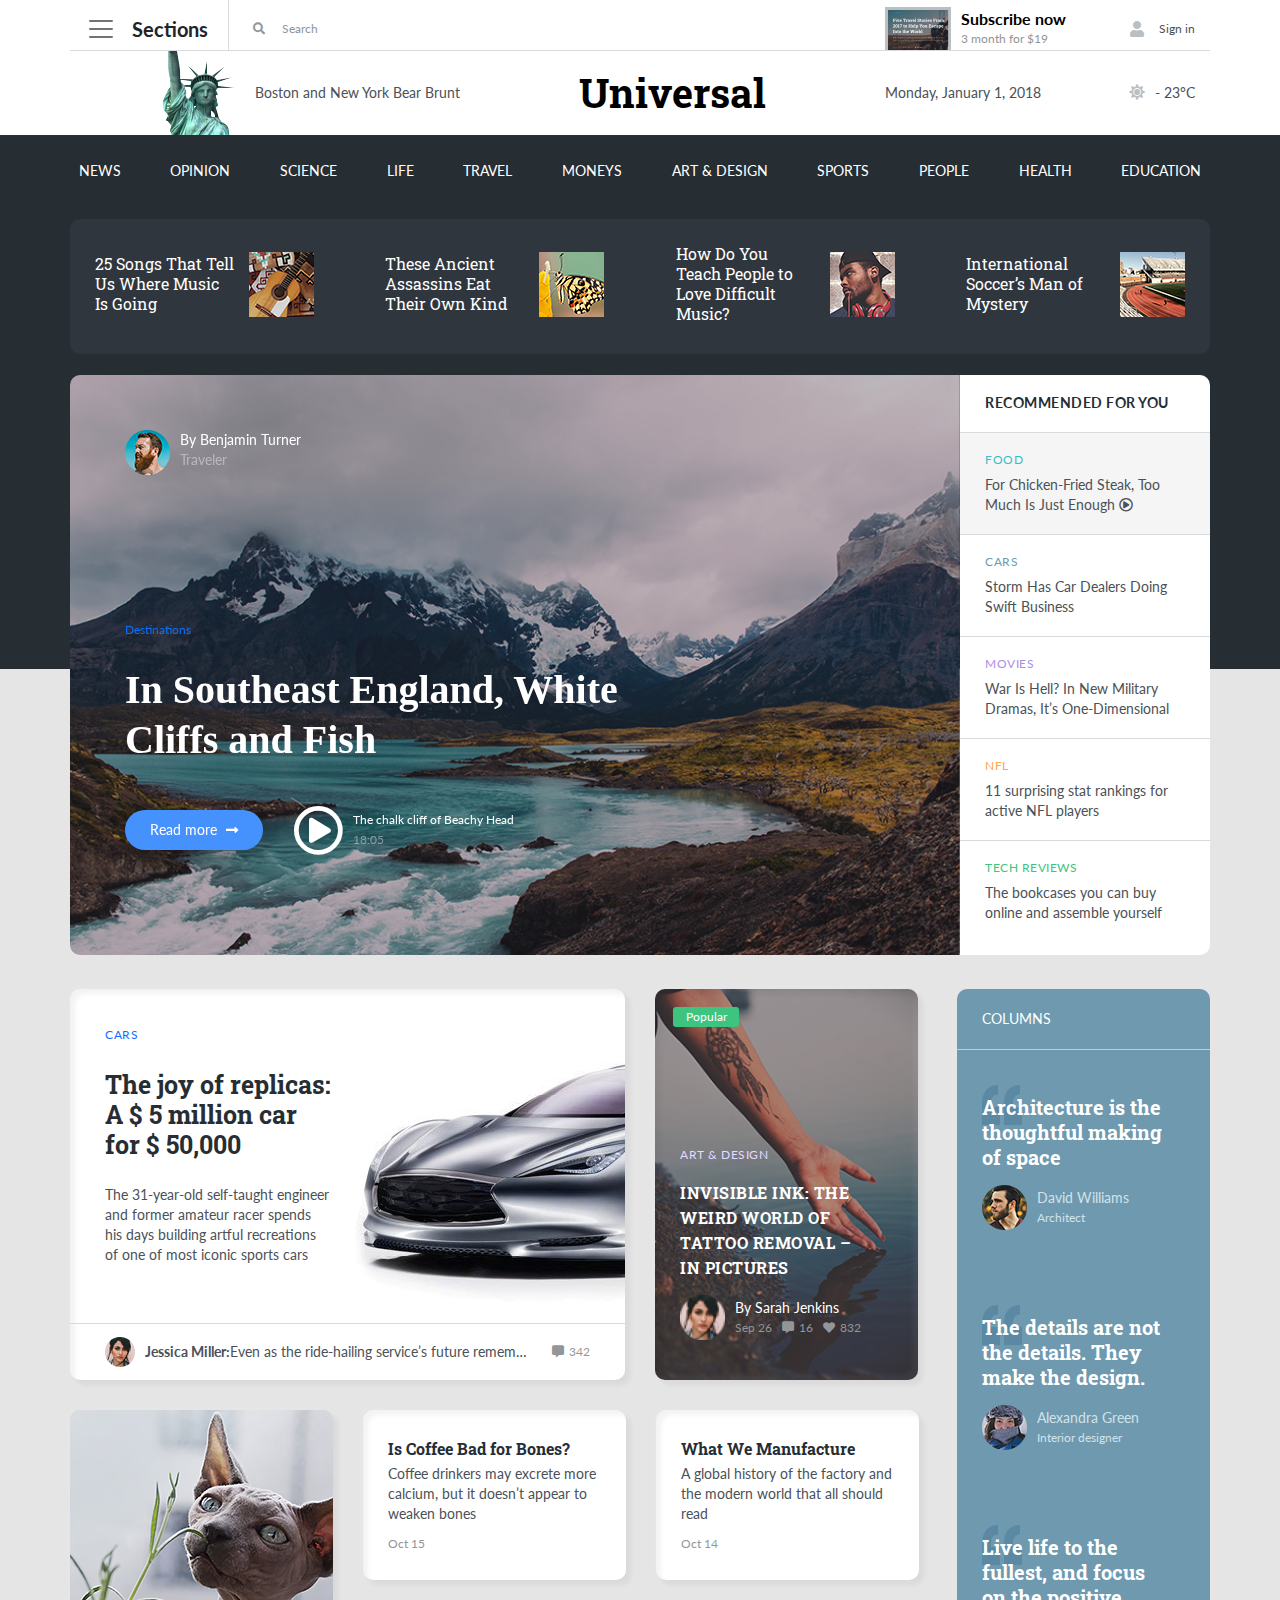
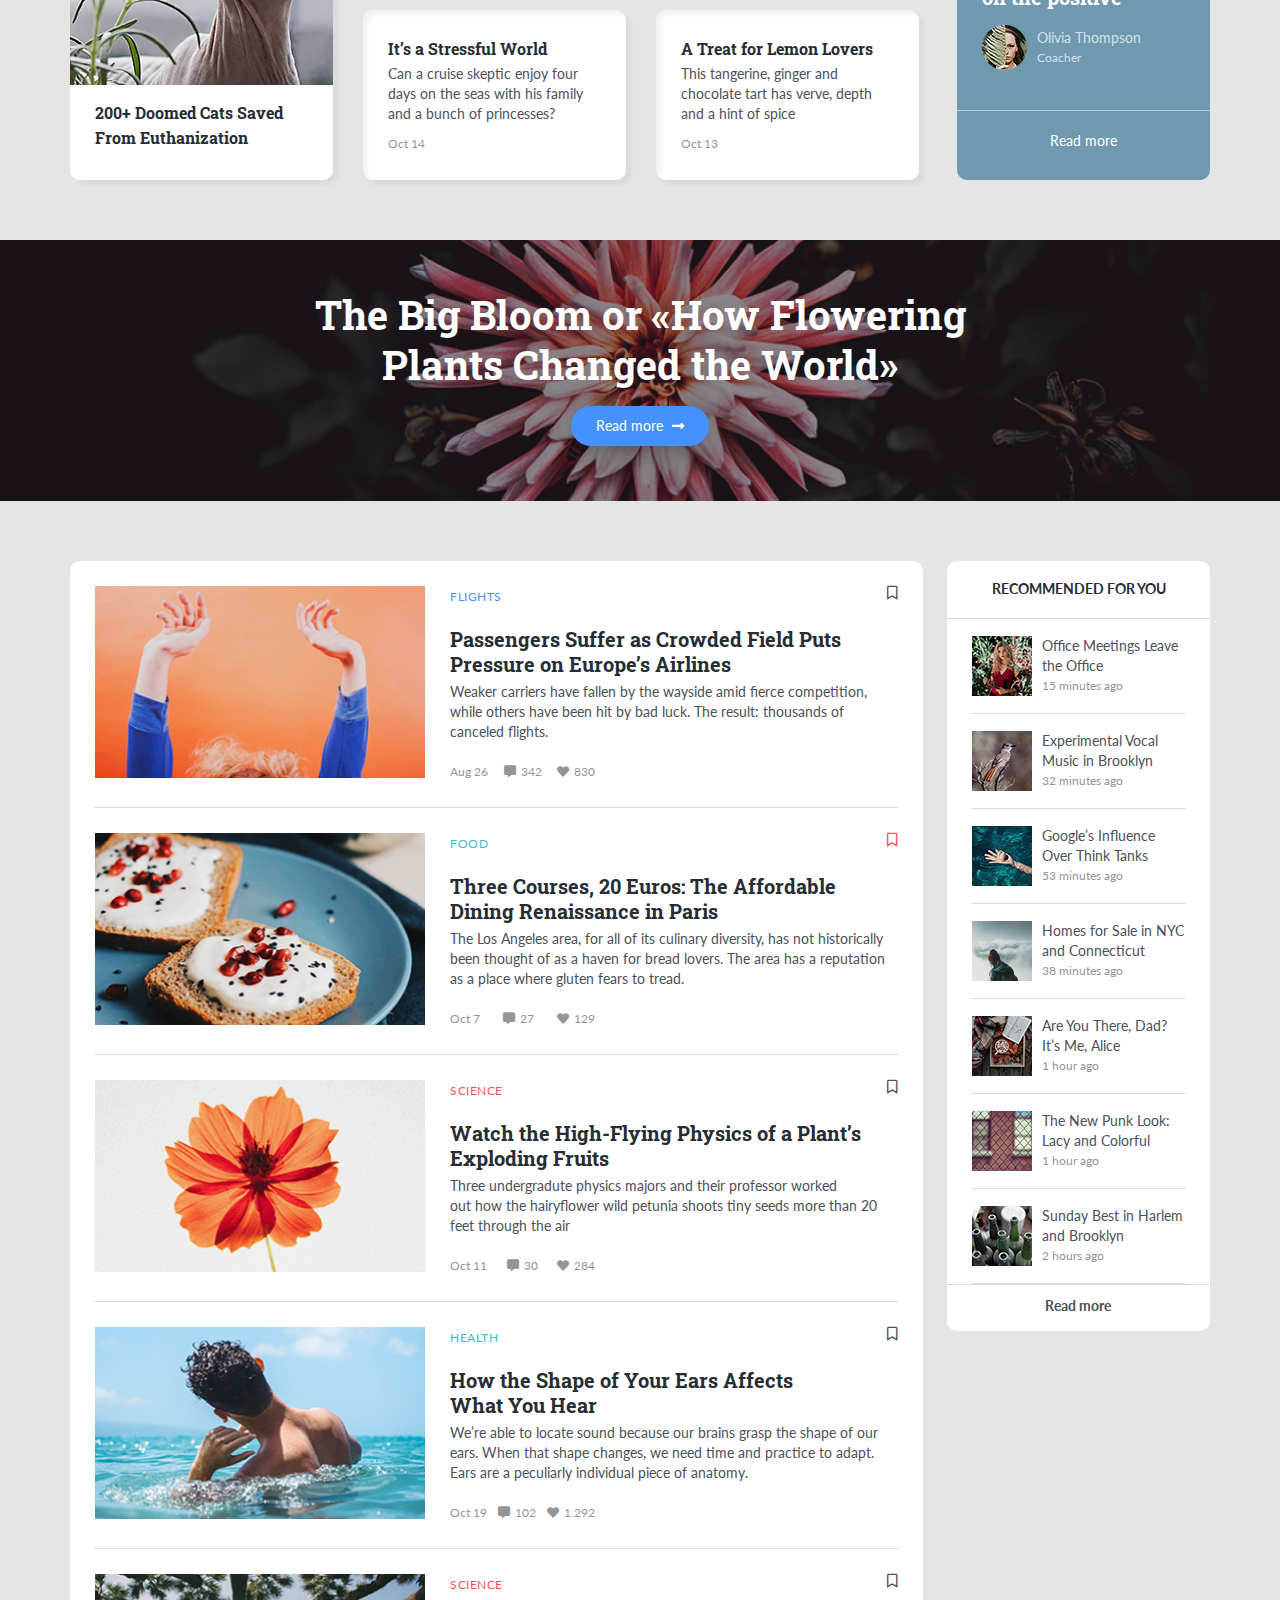
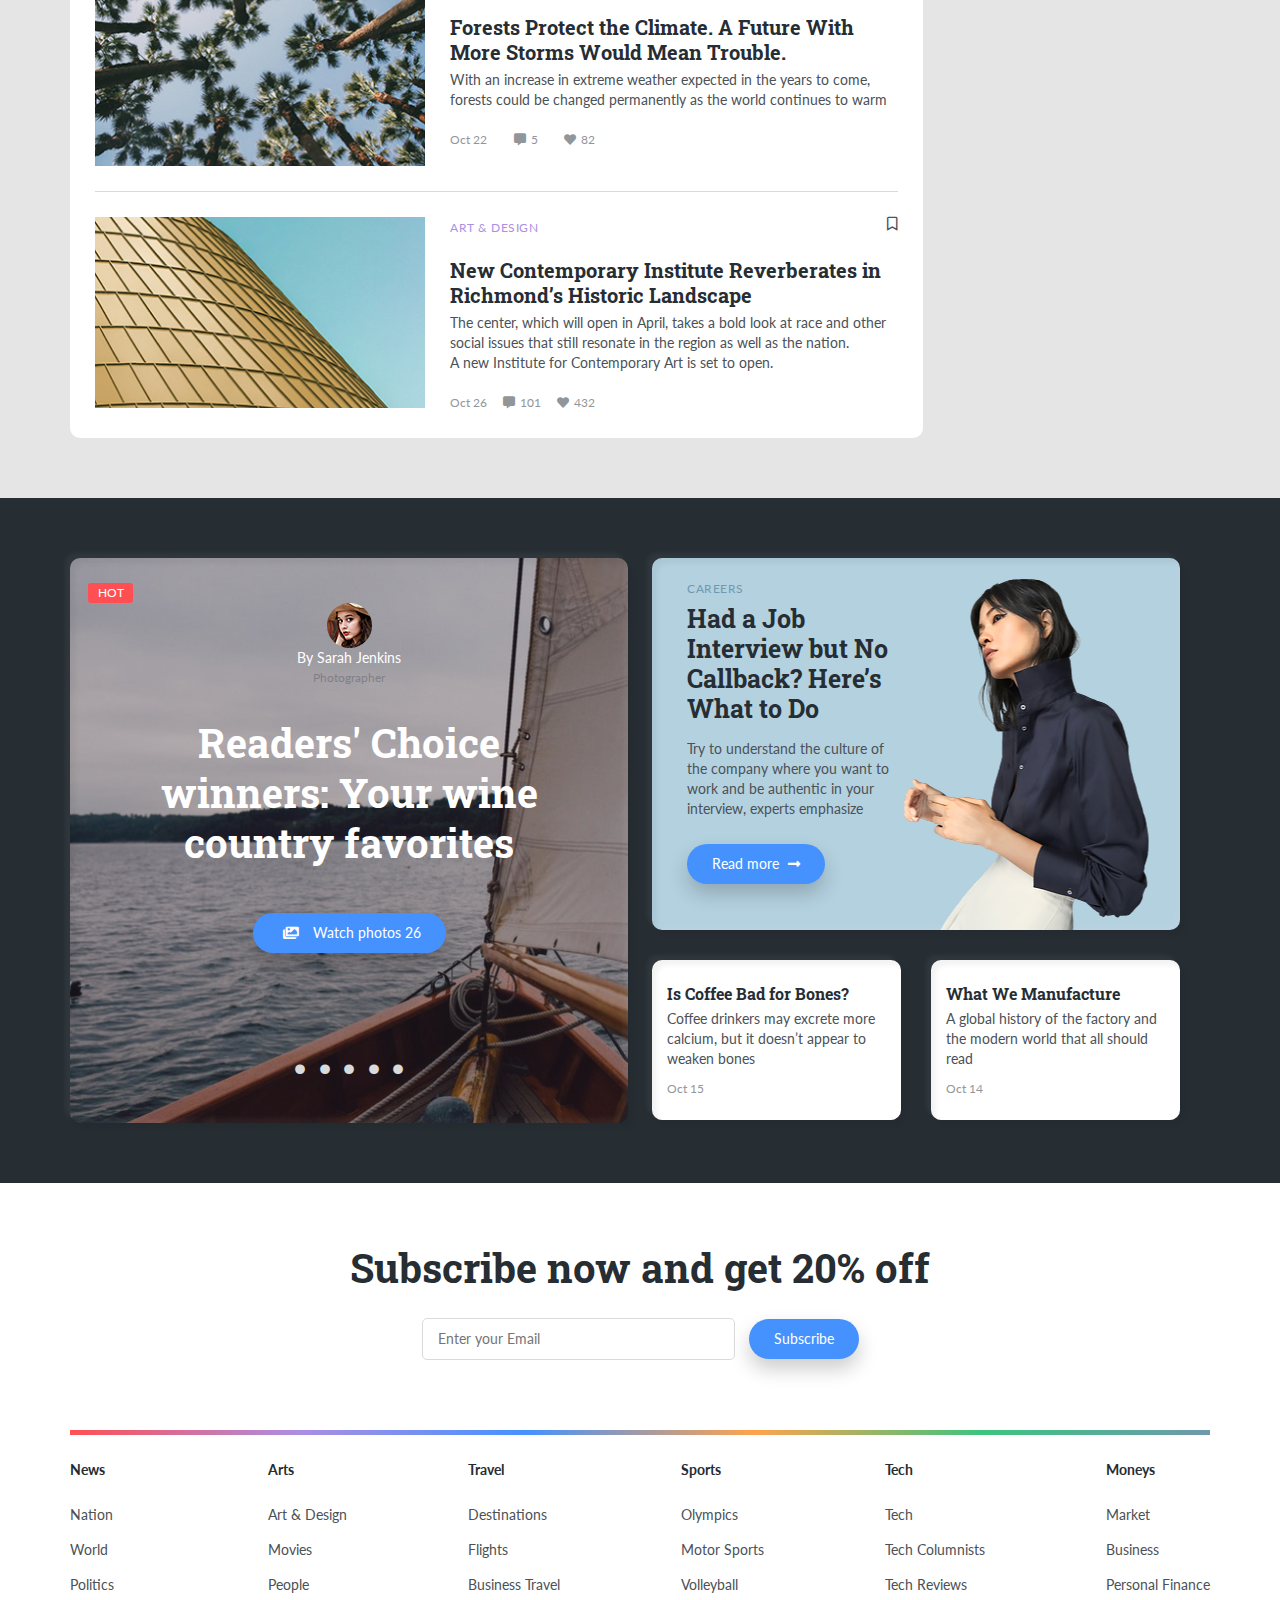
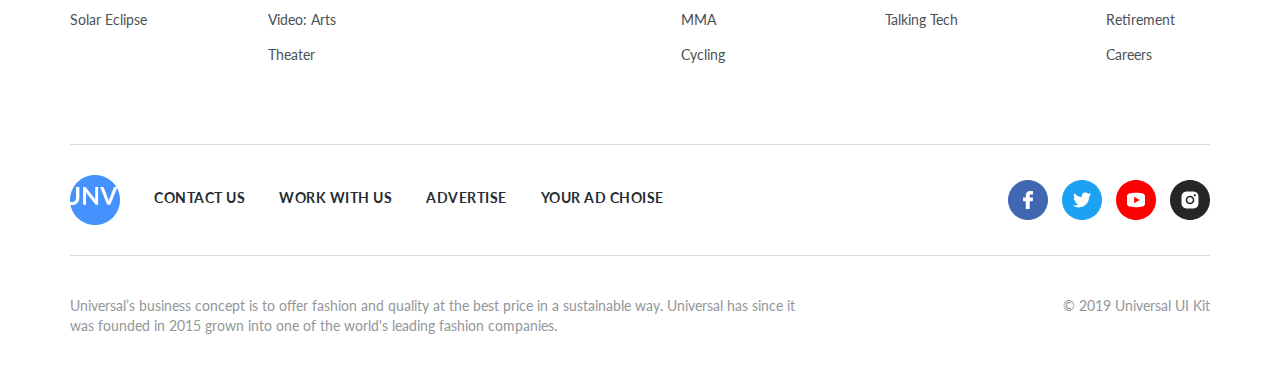
<file: index.html>
<!DOCTYPE html>
<html lang="en">

<head>
    <meta charset="UTF-8">
    <meta http-equiv="X-UA-Compatible" content="IE=edge">
    <meta name="viewport" content="width=device-width, initial-scale=1.0">
    <!-- Roboto Slab -->
    <link rel="preconnect" href="https://fonts.googleapis.com">
    <link rel="preconnect" href="https://fonts.gstatic.com" crossorigin>
    <link href="https://fonts.googleapis.com/css2?family=Roboto+Slab:wght@700&display=swap" rel="stylesheet">
    <!-- Lato -->
    <link rel="preconnect" href="https://fonts.googleapis.com">
    <link rel="preconnect" href="https://fonts.gstatic.com" crossorigin>
    <link href="https://fonts.googleapis.com/css2?family=Lato&family=Roboto+Slab:wght@700&display=swap"
        rel="stylesheet">
    <!-- Font Awesome -->
    <link rel="stylesheet" href="https://cdnjs.cloudflare.com/ajax/libs/font-awesome/5.15.4/css/all.min.css"
        integrity="sha512-1ycn6IcaQQ40/MKBW2W4Rhis/DbILU74C1vSrLJxCq57o941Ym01SwNsOMqvEBFlcgUa6xLiPY/NS5R+E6ztJQ=="
        crossorigin="anonymous" referrerpolicy="no-referrer" />
    <!-- Bootstrap -->
    <link rel="stylesheet" href="css/bootstrap.min.css">
    <!-- Custome Styles -->
    <link rel="stylesheet" href="css/style.css">
    <!-- MEDIA -->
    <link rel="stylesheet" href="css/media.css">

    <title>Universal Magazine</title>
</head>

<body>
    <!-- HEADER -->
    <header class="header">
        <div class="container">
            <!-- header top -->
            <div class="header-top">
                <!-- navbar -->
                <nav class="navbar navbar-light bg-white ">
                    <div class="container">
                        <button class="navbar-toggler" type="button" data-bs-toggle="collapse"
                            data-bs-target="#navbarToggleExternalContent" aria-controls="navbarToggleExternalContent"
                            aria-expanded="false" aria-label="Toggle navigation">
                            <span class="navbar-toggler-icon"></span>
                            <h5 class="text-dark">Sections</h5>
                        </button>
                        <!-- search -->
                        <div class="search">
                            <a href="" class="light"><i class="fas fa-search"></i></a>
                            <button class="light">Search</button>
                        </div>
                        <!-- header right -->
                        <div class="header-right">
                            <!-- subscribe -->
                            <div class="subscr">
                                <a href="travel_stories.html" target="_blank"><img src="images/subscribe.jpg" alt=""></a>
                                <a href="travel_stories.html" target="_blank">
                                    <h6>Subscribe now</h6>
                                    <p class="light">3 month for $19</p>
                                </a>
                            </div>
                            <!-- sign in -->
                            <div class="sign">
                                <a href="" class="light"><i class="fas fa-user"></i>Sign in</a>
                            </div>
                        </div>
                    </div>
                </nav>
            </div>

            <!-- header bottom -->
            <div class="header-btm">
                <div class="container">
                    <!-- statue img -->
                    <div class="statue">
                        <a href=""> <img src="images/statue.png" alt=""></a>
                        <a href="">Boston and New York Bear Brunt</a>
                    </div>
                    <!-- header title -->
                    <div class="header-title">
                        <h1> <a href=""> Universal</a></h1>
                    </div>
                    <!-- header right -->
                    <div class="header-right">
                        <p class="day">Monday, January 1, 2018</p>
                        <a href=""><i class="fas fa-sun"></i>- 23°C </a>
                    </div>
                </div>

            </div>
        </div>
    </header>


    <!-- MAIN -->
    <section class="main">
        <div class="container">
            <!-- nav -->
            <ul class="nav nav-pills nav-fill">
                <li class="nav-item">
                    <a class="nav-link" href="#">News</a>
                </li>
                <li class="nav-item">
                    <a class="nav-link" href="#">Opinion</a>
                </li>
                <li class="nav-item">
                    <a class="nav-link" href="#">Science</a>
                </li>
                <li class="nav-item">
                    <a class="nav-link" href="#">Life</a>
                </li>
                <li class="nav-item">
                    <a class="nav-link" href="#">Travel</a>
                </li>
                <li class="nav-item">
                    <a class="nav-link" href="#">Moneys</a>
                </li>
                <li class="nav-item">
                    <a class="nav-link" href="#">Art & Design</a>
                </li>
                <li class="nav-item">
                    <a class="nav-link" href="#">Sports</a>
                </li>
                <li class="nav-item">
                    <a class="nav-link" href="#">People</a>
                </li>
                <li class="nav-item">
                    <a class="nav-link" href="#">Health</a>
                </li>
                <li class="nav-item">
                    <a class="nav-link" href="#">Education</a>
                </li>
            </ul>

            <!-- main articles -->
            <div class="main-articles">
                <!-- article -->
                <div class="artcl">
                    <a href="" class="artcl-txt">25 Songs That Tell Us Where Music Is Going</a>
                    <a href=""><img src="images/guitar.jpg" alt=""></a>
                </div>
                <!-- article -->
                <div class="artcl">
                    <a href="" class="artcl-txt">These Ancient Assassins Eat Their Own Kind</a>
                    <a href=""><img src="images/butterfly.jpg" alt=""></a>
                </div>
                <!-- article -->
                <div class="artcl">
                    <a href="" class="artcl-txt">How Do You Teach People to Love Difficult Music?</a>
                    <a href=""><img src="images/man.jpg" alt=""></a>
                </div>
                <!-- article -->
                <div class="artcl">
                    <a href="" class="artcl-txt">International Soccer’s Man of Mystery</a>
                    <a href=""><img src="images/soccer.jpg" alt=""></a>
                </div>
            </div>
            <!-- TRIP -->
            <section class="trip">
                <div class="container">
                    <!-- travel -->
                    <div class="travel">
                        <div class="benjamin">
                            <img src="images/benjamin.png" alt="">
                            <a href="">By Benjamin Turner <br> <span>Traveler</span></a>
                        </div>
                        <!-- destinations -->
                        <div class="destinations">
                            <a href="" class="dest-link">Destinations</a>
                            <h2 class="trip-title">In Southeast England, White Cliffs and Fish</h2>
                            <!-- trip links -->
                            <div class="trip-links">
                                <!-- gen link -->
                                <a href="" class="gen-link">
                                    Read more
                                    <i class="fas fa-long-arrow-alt-right"></i>
                                </a>

                                <!-- play video -->
                                <div class="play">
                                    <a href="https://www.youtube.com/watch?v=80p7iOoWBnI" target="_blank"><i class="far fa-play-circle"></i></a>
                                    <a href="https://www.youtube.com/watch?v=80p7iOoWBnI" target="_blank">The chalk cliff of Beachy Head <br><span>18:05</span></a>
                                </div>
                            </div>
                        </div>
                    </div>

                    <!-- recommend -->
                    <div class="recommend">
                        <h4 class="recom-title">Recommended for you</h4>
                        <!-- for you -->
                        <div class="for-u" style="background: #f5f5f5;">
                            <a href="" class="topic-name" style="color: #3BBDC4;">Food</a>
                            <a href="" class="for-u-info">For Chicken-Fried Steak, Too Much Is Just Enough <i
                                    class="far fa-play-circle"></i></a>
                        </div>
                        <!-- for you -->
                        <div class="for-u">
                            <a href="" class="topic-name" style="color: #6E99AE;">Cars</a>
                            <a href="" class="for-u-info">Storm Has Car Dealers Doing Swift Business</a>
                        </div>
                        <!-- for you -->
                        <div class="for-u">
                            <a href="" class="topic-name" style="color: #AC8EE3;">Movies</a>
                            <a href="" class="for-u-info">War Is Hell? In New Military Dramas, It’s One-Dimensional</a>
                        </div>
                        <!-- for you -->
                        <div class="for-u">
                            <a href="" class="topic-name" style="color: #FFA34D;">NFL</a>
                            <a href="" class="for-u-info">11 surprising stat rankings for active NFL players</a>
                        </div>
                        <!-- for you -->
                        <div class="for-u">
                            <a href="" class="topic-name" style="color: #3DC47E;">Tech Reviews</a>
                            <a href="" class="for-u-info">The bookcases you can buy online and assemble yourself</a>
                        </div>
                    </div>

                </div>
            </section>
        </div>
    </section>





    <!-- TOPICS -->
    <section class="topics">
        <div class="container">
            <!-- left -->
            <div class="left">
                <!-- left top -->
                <div class="left-top">
                    <!-- car -->
                    <div class="car card-gen">
                        <!-- car about -->
                        <div class="car-about">
                            <!-- car about text -->
                            <div class="car-about-txt">
                                <a href="" class="topic-name">Cars</a>
                                <h4 class="car-title"><a href="">The joy of replicas: A $ 5 million car for $ 50,000</a> </h4>
                                <p>The 31-year-old self-taught engineer and former amateur racer spends his days
                                    building
                                    artful recreations of one of most iconic sports cars</p>
                            </div>
                            <div>
                                <img src="images/car.png" alt="">
                            </div>
                        </div>
                        <!-- car bottom -->
                        <div class="car-bottom">
                            <div class="jessica">
                                <img src="images/woman.png" alt="">
                                <p> <span>Jessica Miller:</span>Even as the ride-hailing service’s future remem…</p>
                            </div>

                            <p class="light">
                                <i class="fas fa-comment-alt"></i> 342
                            </p>
                        </div>
                    </div>

                    <!-- popular -->
                    <div class="popular card-gen">
                        <p class="green">Popular</p>
                        <!-- popular info -->
                        <div class="popular-info">
                            <a href="" class="topic-name" style="color: #E7D9FF;">Art & Design</a> <br>
                            <a href="" class="pop-title">Invisible ink: the weird world of tattoo removal –
                                in pictures</a>
                            <div class="sarah">
                                <img src="images/woman.png" alt="">
                                <div class="sarah-info">
                                    <p>By Sarah Jenkins</p>
                                    <!-- info icons -->
                                    <div class="info-icons">
                                        <p class="light">Sep 26</p>
                                        <p class="light">
                                            <i class="fas fa-comment-alt"></i> 16
                                        </p>
                                        <p class="light">
                                            <i class="fas fa-heart"></i> 832
                                        </p>
                                    </div>
                                </div>
                            </div>
                        </div>
                    </div>
                </div>
                <!-- left bottom -->
                <div class="left-btm">
                    <!-- cat -->
                    <div class="cat card-gen">
                        <img src="images/cat.jpg" alt="">
                        <h4 class="cat-title"><a href=""> 200+ Doomed Cats Saved From Euthanization</a></h4>
                    </div>
                    <!-- cards -->
                    <div class="left-btm-cards">
                        <!-- topic-card -->
                        <div class="topic-card card-gen">
                            <h5 class="card-title"><a href=""> Is Coffee Bad for Bones?</a></h5>
                            <p>Coffee drinkers may excrete more calcium, but it doesn’t appear to weaken bones</p>
                            <p class="light">Oct 15</p>
                        </div>
                        <!-- topic-card -->
                        <div class="topic-card card-gen">
                            <h5 class="card-title"><a href="">What We Manufacture</a> </h5>
                            <p>A global history of the factory and the modern world that all should read</p>
                            <p class="light">Oct 14</p>
                        </div>
                        <!-- topic-card -->
                        <div class="topic-card card-gen">
                            <h5 class="card-title"><a href=""> It’s a Stressful World</a></h5>
                            <p>Can a cruise skeptic enjoy four days on the seas with his family and a bunch of
                                princesses?
                            </p>
                            <p class="light">Oct 14</p>
                        </div>
                        <!-- topic-card -->
                        <div class="topic-card card-gen">
                            <h5 class="card-title"><a href=""> A Treat for Lemon Lovers</a></h5>
                            <p>This tangerine, ginger and chocolate tart has verve, depth and a hint of spice</p>
                            <p class="light">Oct 13</p>
                        </div>
                    </div>

                </div>
            </div>

            <!-- right -->
            <div class="right">
                <!-- columns -->
                <div class="columns">
                    <p class="clmn-title">Columns</p>
                    <!-- quote -->
                    <div class="quote">
                        <h4 class="quote-title">Architecture is the thoughtful making of space</h4>
                        <div class="quote-author">
                            <img src="images/david.png" alt="">
                            <div>
                                <p>David Williams</p>
                                <p class="profession">Architect</p>
                            </div>
                        </div>
                    </div>
                    <!-- quote -->
                    <div class="quote">
                        <h4 class="quote-title">The details are not the details. They make the design.</h4>
                        <div class="quote-author">
                            <img src="images/alexandra.png" alt="">
                            <div>
                                <p>Alexandra Green</p>
                                <p class="profession">Interior designer</p>
                            </div>
                        </div>
                    </div>
                    <!-- quote -->
                    <div class="quote">
                        <h4 class="quote-title">Live life to the fullest, and focus on the positive</h4>
                        <div class="quote-author">
                            <img src="images/olivia.png" alt="">
                            <div>
                                <p>Olivia Thompson</p>
                                <p class="profession">Coacher</p>
                            </div>
                        </div>
                    </div>
                    <a href="">Read more</a>
                </div>

            </div>
        </div>
    </section>

    <!-- FLOWER -->
    <section class="flower">
        <!-- flower content -->
        <div class="flower-content">
            <h2 class="flower-title">The Big Bloom or «How Flowering
                Plants Changed the World»</h2>
            <a href="" class="gen-link">
                Read more
                <i class="fas fa-long-arrow-alt-right"></i>
            </a>
        </div>
    </section>


    <!-- NEWS -->
    <section class="news">
        <div class="container">
            <!-- news marked -->
            <div class="news-marked">
                <!-- news marked card -->
                <div class="news-marked-card">
                    <!-- news img -->
                    <div class="news-img">
                        <img src="images/passengers.jpg" alt="">
                    </div>
                    <!-- news content -->
                    <div class="news-content">
                        <a href="" class="topic-name" style="color: #4592FF;">Flights</a>
                        <h4 class="news-title"><a href=""> Passengers Suffer as Crowded Field Puts Pressure on Europe’s Airlines</a>
                        </h4>
                        <p>Weaker carriers have fallen by the wayside amid fierce competition, while others have been
                            hit by bad luck. The result: thousands of canceled flights.</p>
                        <!-- info icons -->
                        <div class="info-icons">
                            <p class="light">Aug 26</p>
                            <p class="light">
                                <i class="fas fa-comment-alt"></i> 342
                            </p>
                            <p class="light">
                                <i class="fas fa-heart"></i> 830
                            </p>
                        </div>
                    </div>
                    <i class="far fa-bookmark"></i>
                </div>
                <!-- news marked card -->
                <div class="news-marked-card">
                    <!-- news img -->
                    <div class="news-img">
                        <img src="images/dinner.jpg" alt="">
                    </div>
                    <!-- news content -->
                    <div class="news-content">
                        <a href="" class="topic-name" style="color: #3BBDC4;">Food</a>
                        <h4 class="news-title"><a href=""> Three Courses, 20 Euros: The Affordable Dining Renaissance in Paris</a></h4>
                        <p>The Los Angeles area, for all of its culinary diversity, has not historically been thought of
                            as a haven for bread lovers. The area has a reputation as a place where gluten fears to
                            tread.</p>
                        <!-- info icons -->
                        <div class="info-icons">
                            <p class="light">Oct 7</p>
                            <p class="light">
                                <i class="fas fa-comment-alt"></i> 27
                            </p>
                            <p class="light">
                                <i class="fas fa-heart"></i> 129
                            </p>
                        </div>
                    </div>
                    <i class="far fa-bookmark" style="color: #FF4F52;"></i>
                </div>

                <!-- news marked card -->
                <div class="news-marked-card">
                    <!-- news img -->
                    <div class="news-img">
                        <img src="images/plant.jpg" alt="">
                    </div>
                    <!-- news content -->
                    <div class="news-content">
                        <a href="" class="topic-name" style="color: #FF4F52;">Science</a>
                        <h4 class="news-title"><a href=""> Watch the High-Flying Physics of a Plant’s Exploding Fruits</a>
                        </h4>
                        <p>Three undergradute physics majors and their professor worked out how the hairyflower wild
                            petunia shoots tiny seeds more than 20 feet through the air</p>
                        <!-- info icons -->
                        <div class="info-icons">
                            <p class="light">Oct 11</p>
                            <p class="light">
                                <i class="fas fa-comment-alt"></i> 30
                            </p>
                            <p class="light">
                                <i class="fas fa-heart"></i> 284
                            </p>
                        </div>
                    </div>
                    <i class="far fa-bookmark"></i>
                </div>
                <!-- news marked card -->
                <div class="news-marked-card">
                    <!-- news img -->
                    <div class="news-img">
                        <img src="images/health.jpg" alt="">
                    </div>
                    <!-- news content -->
                    <div class="news-content">
                        <a href="" class="topic-name" style="color: #3BBDC4;">Health</a>
                        <h4 class="news-title"><a href=""> How the Shape of Your Ears Affects What You Hear</a>
                        </h4>
                        <p>We’re able to locate sound because our brains grasp the shape of our ears. When that shape
                            changes, we need time and practice to adapt. Ears are a peculiarly individual piece of
                            anatomy.</p>
                        <!-- info icons -->
                        <div class="info-icons">
                            <p class="light">Oct 19</p>
                            <p class="light">
                                <i class="fas fa-comment-alt"></i> 102
                            </p>
                            <p class="light">
                                <i class="fas fa-heart"></i> 1.292
                            </p>
                        </div>
                    </div>
                    <i class="far fa-bookmark"></i>
                </div>
                <!-- news marked card -->
                <div class="news-marked-card">
                    <!-- news img -->
                    <div class="news-img">
                        <img src="images/forest.jpg" alt="">
                    </div>
                    <!-- news content -->
                    <div class="news-content">
                        <a href="" class="topic-name" style="color: #FF4F52;">Science</a>
                        <h4 class="news-title"><a href=""> Forests Protect the Climate. A Future With More Storms Would Mean
                            Trouble.</a>
                        </h4>
                        <p>With an increase in extreme weather expected in the years to come, forests could be changed
                            permanently as the world continues to warm</p>
                        <!-- info icons -->
                        <div class="info-icons">
                            <p class="light">Oct 22</p>
                            <p class="light">
                                <i class="fas fa-comment-alt"></i> 5
                            </p>
                            <p class="light">
                                <i class="fas fa-heart"></i> 82
                            </p>
                        </div>
                    </div>
                    <i class="far fa-bookmark"></i>
                </div>
                <!-- news marked card -->
                <div class="news-marked-card">
                    <!-- news img -->
                    <div class="news-img">
                        <img src="images/institute.jpg" alt="">
                    </div>
                    <!-- news content -->
                    <div class="news-content">
                        <a href="" class="topic-name" style="color: #AC8EE3;">Art & Design</a>
                        <h4 class="news-title"><a href=""> New Contemporary Institute Reverberates in Richmond’s Historic Landscape</a>
                        </h4>
                        <p>The center, which will open in April, takes a bold look at race and other social issues that
                            still resonate in the region as well as the nation. A new Institute for Contemporary Art is
                            set to open.</p>
                        <!-- info icons -->
                        <div class="info-icons">
                            <p class="light">Oct 26</p>
                            <p class="light">
                                <i class="fas fa-comment-alt"></i> 101
                            </p>
                            <p class="light">
                                <i class="fas fa-heart"></i> 432
                            </p>
                        </div>
                    </div>
                    <i class="far fa-bookmark"></i>
                </div>
            </div>

            <!-- news recomended-->
            <div class="news-recomnd">
                <!-- news recommended title -->
                <h5 class="news-recomnd-title">Recommended for you</h5>

                <!-- news published -->
                <div class="news-published">
                    <a href=""><img src="images/office.jpg" alt=""></a> 
                    <div class="news-published-about">
                        <a href="" class="published-link">Office Meetings Leave the Office</a>
                        <p class="light">15 minutes ago</p>
                    </div>
                </div>
                <!-- news published -->
                <div class="news-published">
                    <a href=""> <img src="images/vocal.jpg" alt=""></a>
                    <div class="news-published-about">
                        <a href="" class="published-link">Experimental Vocal Music in Brooklyn</a>
                        <p class="light">32 minutes ago</p>
                    </div>
                </div>
                <!-- news published -->
                <div class="news-published">
                    <a href=""><img src="images/google.jpg" alt=""></a> 
                    <div class="news-published-about">
                        <a href="" class="published-link">Google’s Influence Over Think Tanks</a>
                        <p class="light">53 minutes ago</p>
                    </div>
                </div>
                <!-- news published -->
                <div class="news-published">
                    <a href=""><img src="images/homes.jpg" alt=""></a> 
                    <div class="news-published-about">
                        <a href="" class="published-link">Homes for Sale in NYC and Connecticut</a>
                        <p class="light">38 minutes ago</p>
                    </div>
                </div>
                <!-- news published -->
                <div class="news-published">
                    <a href=""><img src="images/dad.jpg" alt=""></a> 
                    <div class="news-published-about">
                        <a href="" class="published-link">Are You There, Dad? It’s Me, Alice</a>
                        <p class="light">1 hour ago</p>
                    </div>
                </div>
                <!-- news published -->
                <div class="news-published">
                    <a href=""><img src="images/punk.jpg" alt=""></a> 
                    <div class="news-published-about">
                        <a href="" class="published-link">The New Punk Look: Lacy and Colorful</a>
                        <p class="light">1 hour ago</p>
                    </div>
                </div>
                <!-- news published -->
                <div class="news-published">
                    <a href=""><img src="images/sunday.jpg" alt=""></a> 
                    <div class="news-published-about">
                        <a href="" class="published-link">Sunday Best in Harlem and Brooklyn</a>
                        <p class="light">2 hours ago</p>
                    </div>
                </div>
                <a href="" class="read">Read more</a>
            </div>
        </div>
    </section>

    <!-- GALLERY -->
    <section class="gallery">
        <div class="container">
            <div class="row">
                <!-- hot -->
                <div class="col-xl-6 col-lg-6 col-md-12 col-12">
                    <!-- hot -->
                    <div class="hot card-gen w-100">
                        <p class="hot-subt">HOT</p>

                        <!-- hot content -->
                        <div class="hot-content">
                            <!-- sarah -->
                            <div class="sarah">
                                <a href=""><img src="images/jenkins.png" alt=""></a>
                                <a href="">By Sarah Jenkins</a>
                                <p>Photographer</p>
                            </div>
                            <!-- hot title -->
                            <a href="">
                                <h3 class="hot-title">Readers' Choice winners: Your wine country favorites</h3>
                            </a>
                            <a href="" class="gen-link">
                                <i class="fas fa-images"></i>
                                Watch photos <span>26</span>
                            </a>
                            <div class="indicators">
                                <button><i class="fa fa-circle"></i></button>
                                <button><i class="fa fa-circle"></i></button>
                                <button><i class="fa fa-circle"></i></button>
                                <button><i class="fa fa-circle"></i></button>
                                <button><i class="fa fa-circle"></i></button>
                            </div>
                        </div>
                    </div>
                </div>

                <!-- careers -->
                <div class="col-xl-6 col-lg-6 col-md-12 col-12">
                    <!-- careers -->
                    <div class="careers w-100">
                        <!-- job interview -->
                        <div class="job-interview card-gen">
                            <!-- job interview info -->
                            <div class="job-interview-info">
                                <a href="" class="topic-name" style="color: #6E99AE;">Careers</a>
                                <a href="" class="job-link">Had a Job Interview but No Callback? Here’s What to
                                    Do</a>
                                <p>Try to understand the culture of the company where you want to work and be
                                    authentic in your interview, experts emphasize</p>
                                <a href="" class="gen-link">
                                    Read more
                                    <i class="fas fa-long-arrow-alt-right"></i>
                                </a>
                            </div>
                            <!-- job interview img -->
                            <div class="job-interview-img">
                                <img src="images/woman_job.png" alt="">
                            </div>
                        </div>
                        <!-- careers articles -->
                        <div class="careers-articles">
                            <!-- topic-card -->
                            <div class="topic-card card-gen">
                                <h5 class="card-title"><a href=""> Is Coffee Bad for Bones?</a></h5>
                                <p>Coffee drinkers may excrete more calcium, but it doesn’t appear to weaken bones
                                </p>
                                <p class="light">Oct 15</p>
                            </div>
                            <!-- topic-card -->
                            <div class="topic-card card-gen">
                                <h5 class="card-title"><a href=""> What We Manufacture</a></h5>
                                <p>A global history of the factory and the modern world that all should read</p>
                                <p class="light">Oct 14</p>
                            </div>
                        </div>
                    </div>
                </div>
            </div>
        </div>
    </section>

    <!-- FOOTER -->
    <footer class="footer">
        <div class="container">
            <!-- subscribe -->
            <div class="subscribe">
                <h2 class="subscribe-title">Subscribe now and get 20% off</h2>
                <!-- subscribe input-->
                <div class="subscr-input">
                    <input type="email" placeholder="Enter your Email">
                    <a href="" class="gen-link">Subscribe</a>
                </div>
            </div>
            <!-- footer menu -->
            <div class="footer-menu">
                <!-- footer menu info -->
                <div class="footer-menu-info">
                    <p class="menu-title">News</p>
                    <!-- menu-links -->
                    <ul>
                        <li><a href="" class="menu-link">Nation</a></li>
                        <li><a href="" class="menu-link">World</a></li>
                        <li><a href="" class="menu-link">Politics</a></li>
                        <li><a href="" class="menu-link">Solar Eclipse</a></li>
                    </ul>
                </div>
                <!-- footer menu info -->
                <div class="footer-menu-info">
                    <p class="menu-title">Arts</p>
                    <!-- menu-links -->
                    <ul>
                        <li><a href="" class="menu-link">Art & Design</a></li>
                        <li><a href="" class="menu-link">Movies</a></li>
                        <li><a href="" class="menu-link">People</a></li>
                        <li><a href="" class="menu-link">Video: Arts</a></li>
                        <li><a href="" class="menu-link">Theater</a></li>
                    </ul>
                </div>
                <!-- footer menu info -->
                <div class="footer-menu-info">
                    <p class="menu-title">Travel</p>
                    <!-- menu-links -->
                    <ul>
                        <li><a href="" class="menu-link">Destinations</a></li>
                        <li><a href="" class="menu-link">Flights</a></li>
                        <li><a href="" class="menu-link">Business Travel</a></li>
                    </ul>
                </div>
                <!-- footer menu info -->
                <div class="footer-menu-info">
                    <p class="menu-title">Sports</p>
                    <!-- menu-links -->
                    <ul>
                        <li><a href="" class="menu-link">Olympics</a></li>
                        <li><a href="" class="menu-link">Motor Sports</a></li>
                        <li><a href="" class="menu-link">Volleyball</a></li>
                        <li><a href="" class="menu-link">MMA</a></li>
                        <li><a href="" class="menu-link">Cycling</a></li>
                    </ul>
                </div>
                <!-- footer menu info -->
                <div class="footer-menu-info">
                    <p class="menu-title">Tech</p>
                    <!-- menu-links -->
                    <ul>
                        <li><a href="" class="menu-link">Tech</a></li>
                        <li><a href="" class="menu-link">Tech Columnists</a></li>
                        <li><a href="" class="menu-link">Tech Reviews</a></li>
                        <li><a href="" class="menu-link">Talking Tech</a></li>
                    </ul>
                </div>
                <!-- footer menu info -->
                <div class="footer-menu-info">
                    <p class="menu-title">Moneys</p>
                    <!-- menu-links -->
                    <ul>
                        <li><a href="" class="menu-link">Market</a></li>
                        <li><a href="" class="menu-link">Business</a></li>
                        <li><a href="" class="menu-link">Personal Finance</a></li>
                        <li><a href="" class="menu-link">Retirement</a></li>
                        <li><a href="" class="menu-link">Careers</a></li>
                    </ul>
                </div>
            </div>
            <!-- contact -->
            <div class="contact">
                <!-- contact links -->
                <div class="contact-links">
                    <img src="images/logo.png" alt="">
                    <a href="" class="contact-links-title">Contact us</a>
                    <a href="" class="contact-links-title">Work with us</a>
                    <a href="" class="contact-links-title">Advertise</a>
                    <a href="" class="contact-links-title">Your Ad choise</a>
                </div>
                <!-- contact icons -->
                <div class="contact-icons">
                    <a href=""><img src="images/facebook.svg" alt=""></a>
                    <a href=""><img src="images/twitter.svg" alt=""></a>
                    <a href=""><img src="images/you_tube.svg" alt=""></a>
                    <a href=""><img src="images/insta.svg" alt=""></a>
                </div>
            </div>
            <!-- footer bottom -->
            <div class="footer-bottom">
                <p class="left">Universal’s business concept is to offer fashion and quality at the best price in a
                    sustainable way.
                    Universal has since it was founded in 2015 grown into one of the world's leading fashion companies.
                </p>
                <p>© 2019 Universal UI Kit</p>
            </div>
        </div>
    </footer>

    <script src="js/bootstrap.min.js"></script>
    <script src="js/script.js"></script>
</body>

</html>
</file>
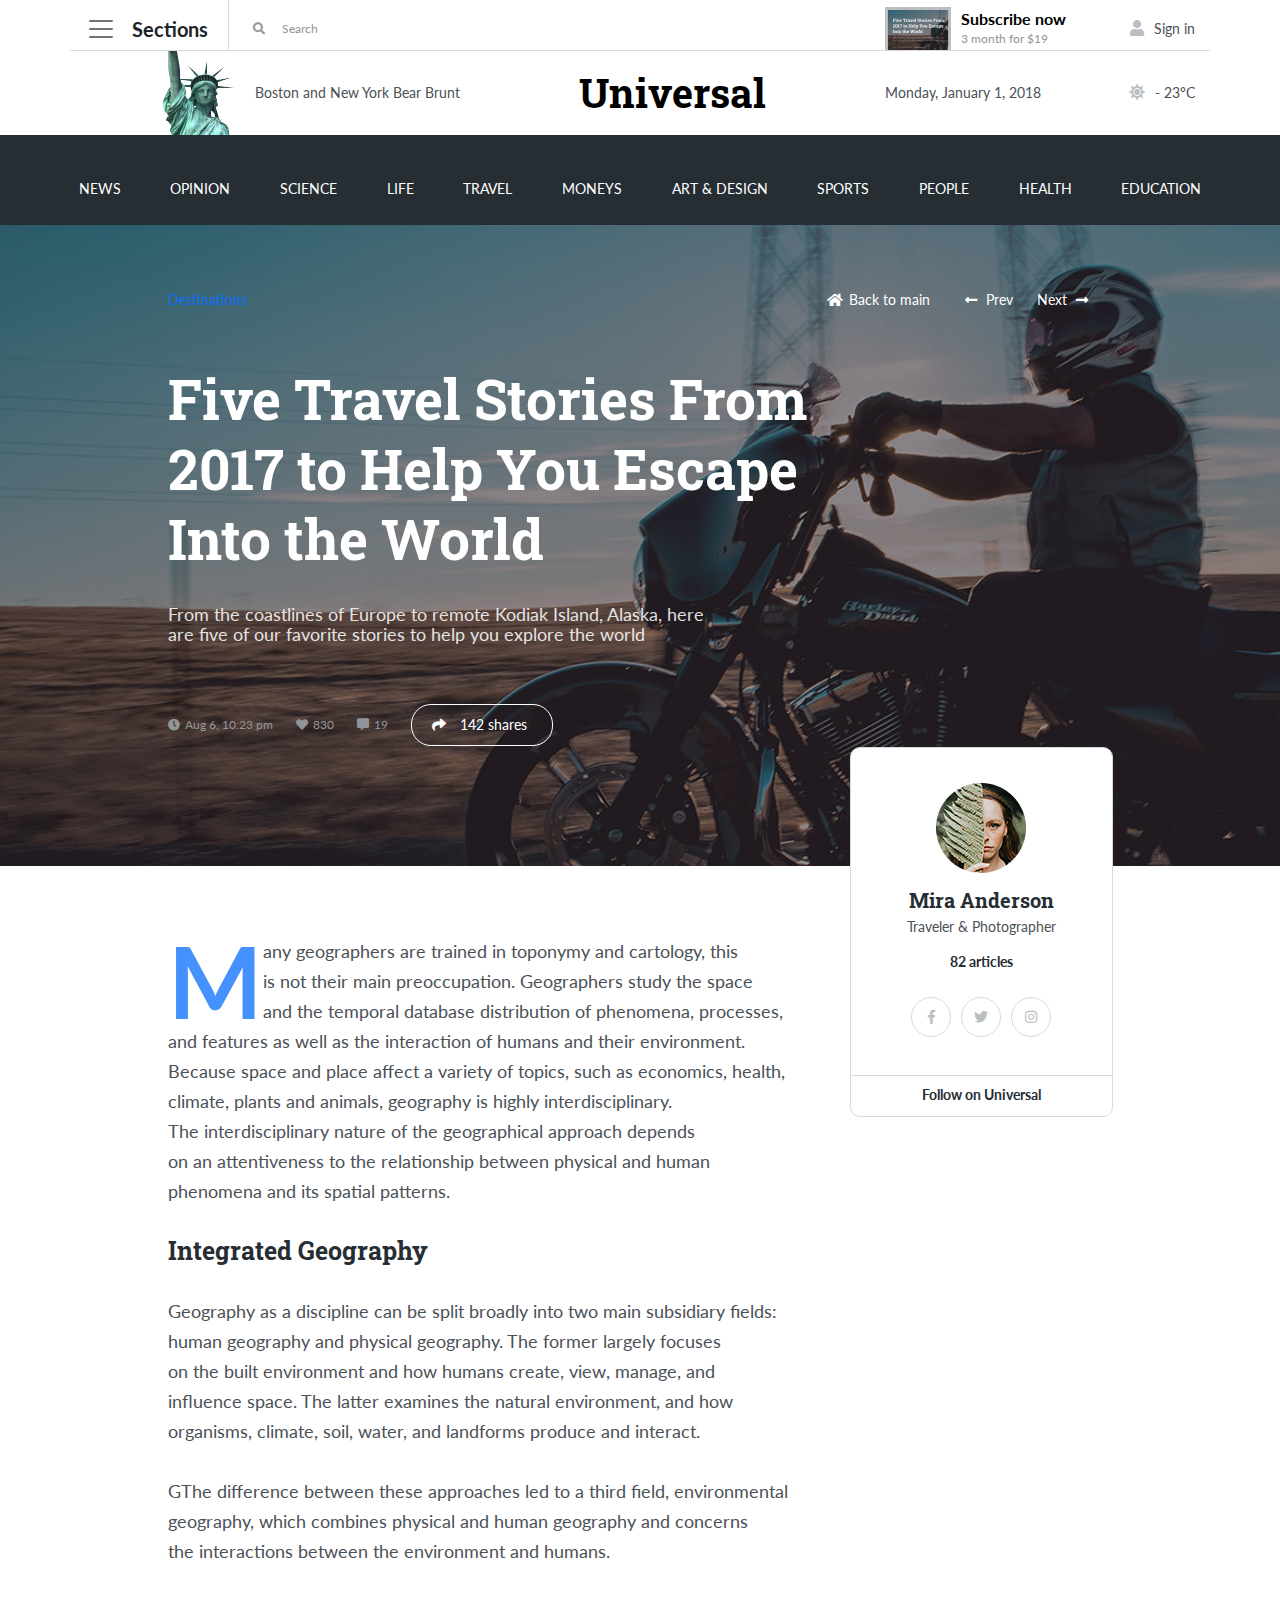
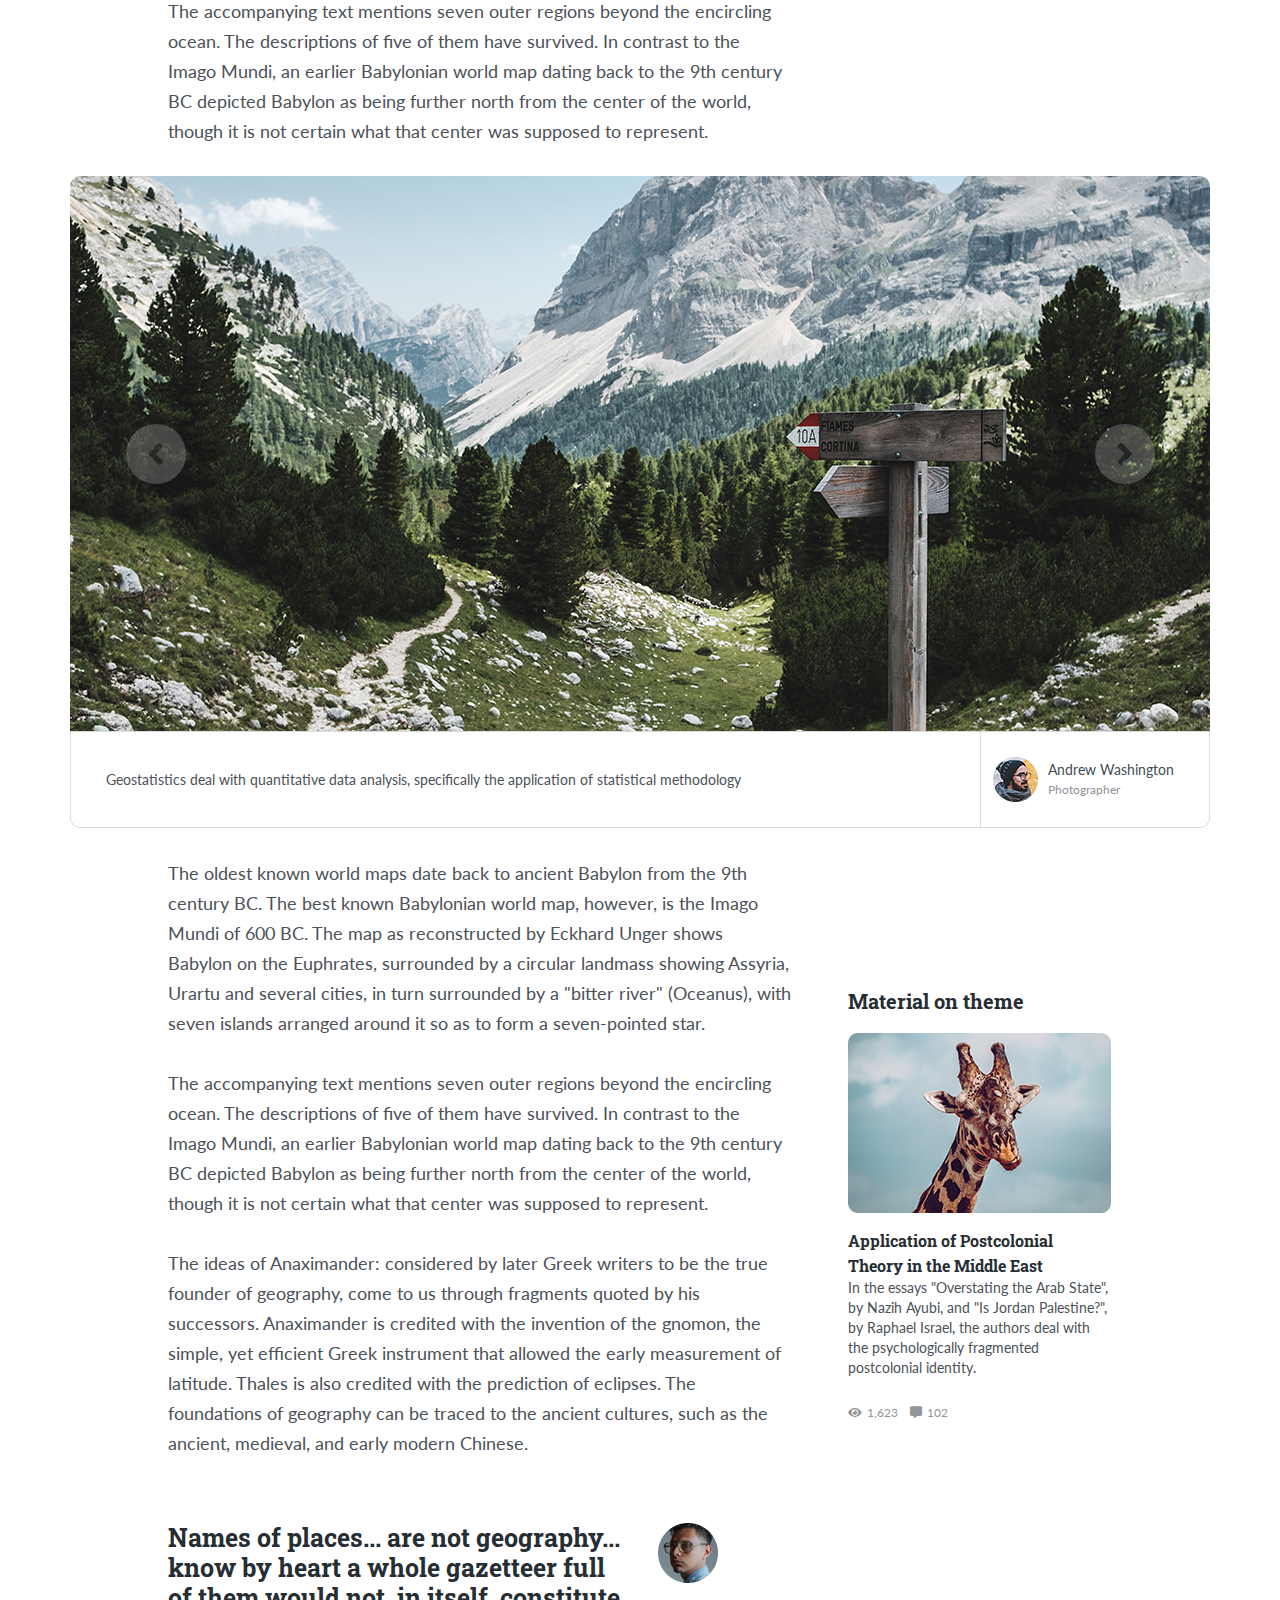
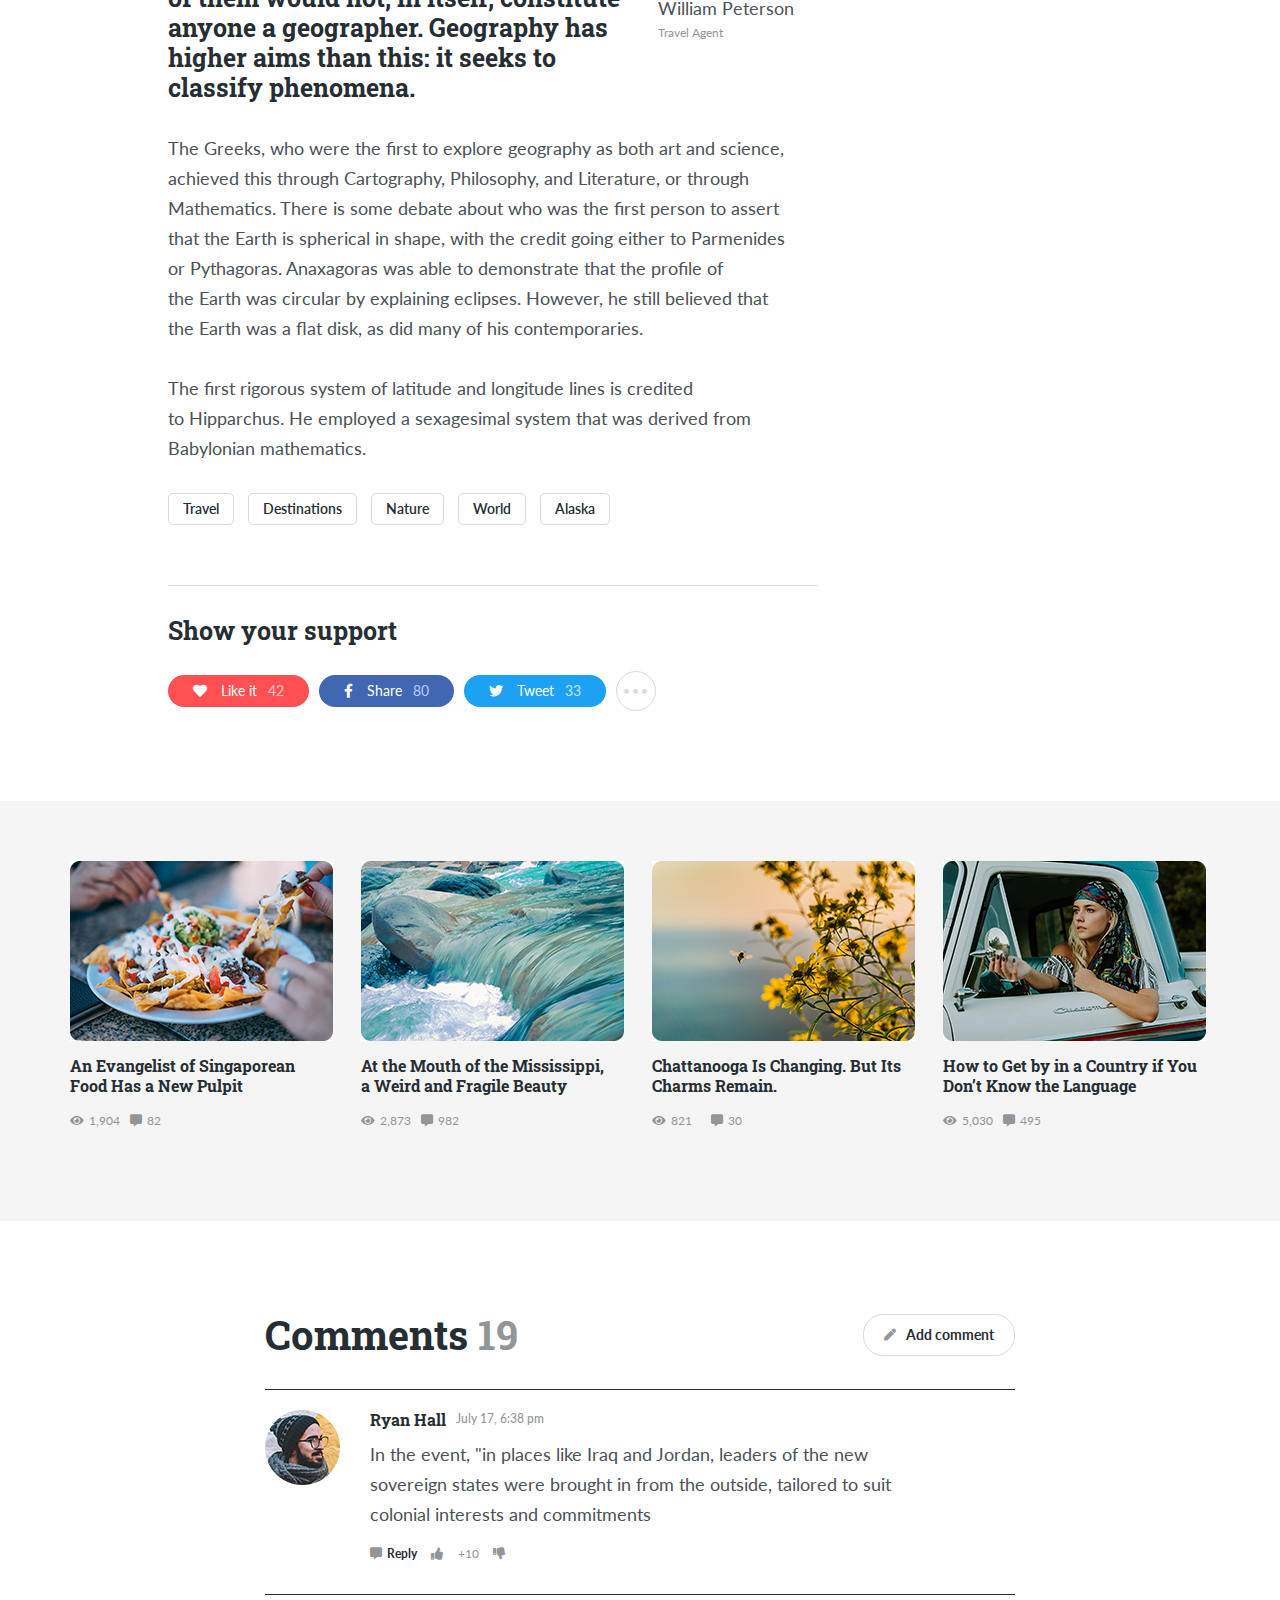
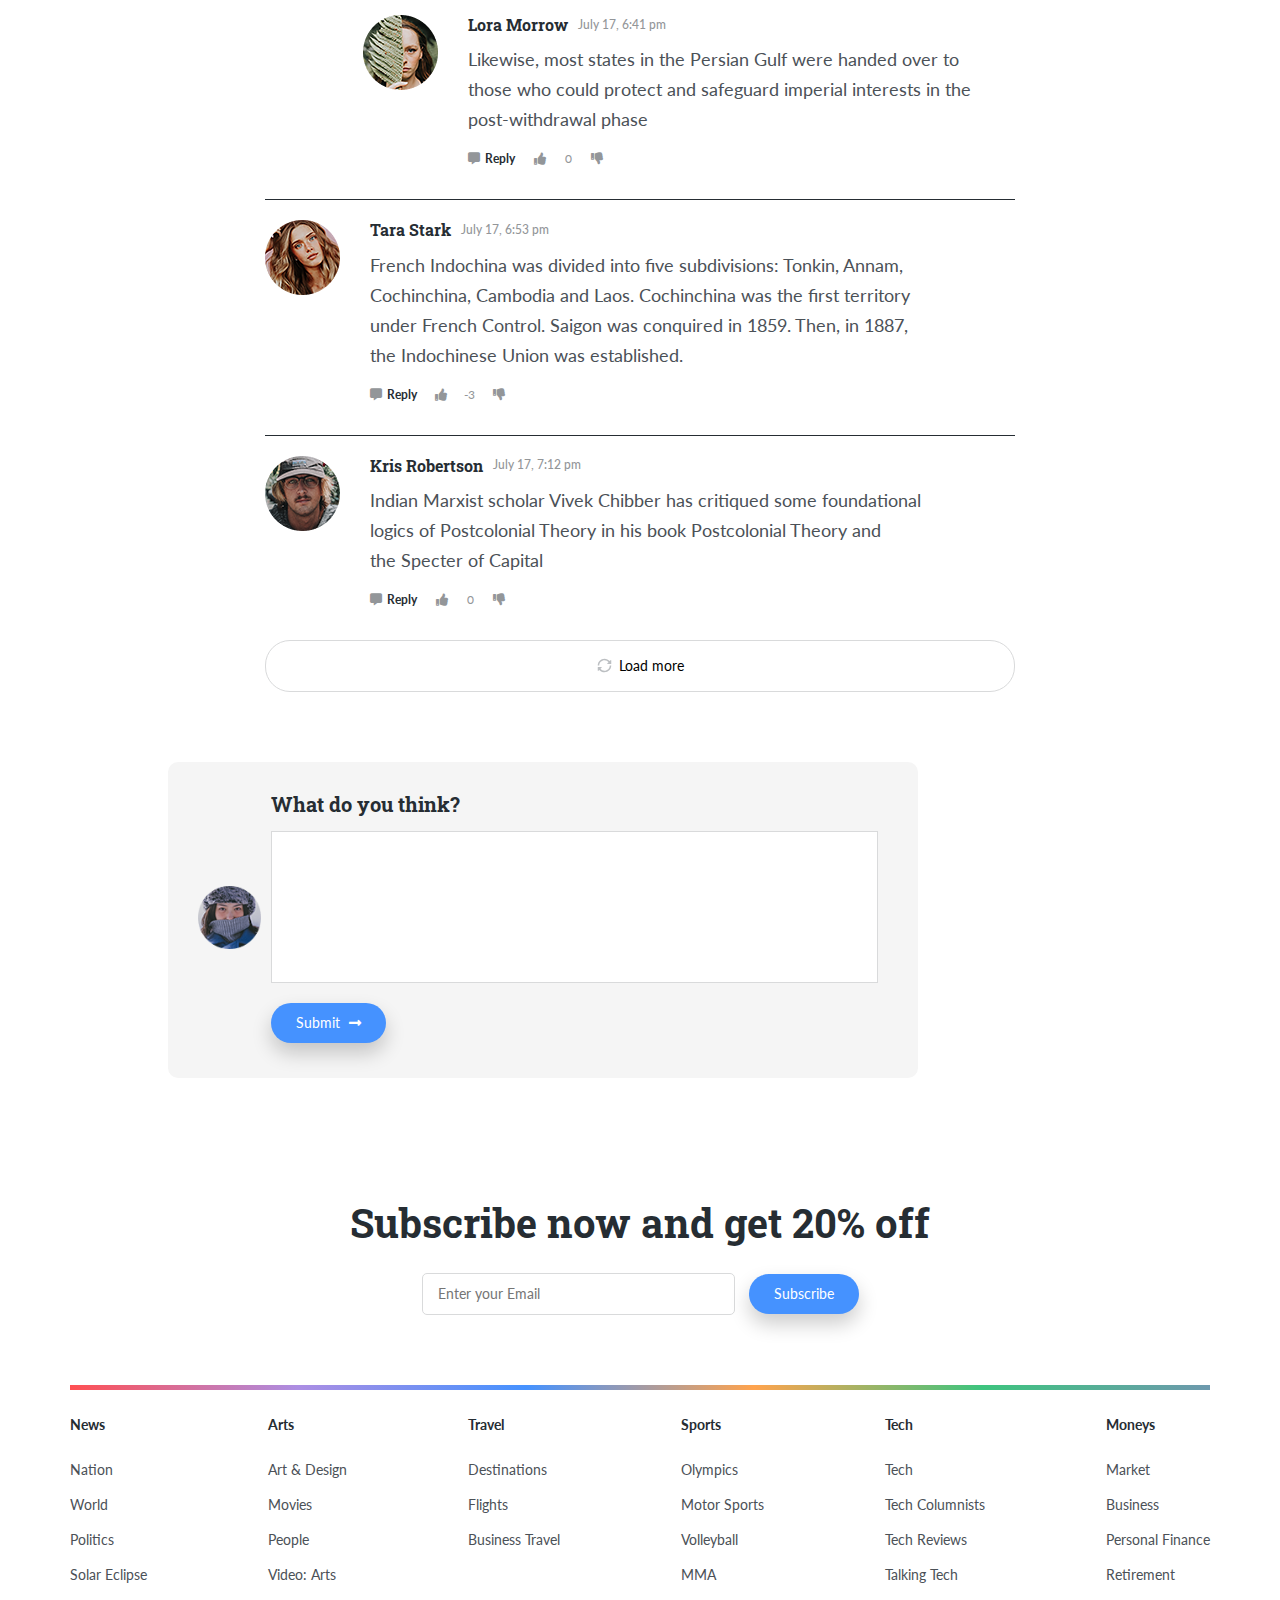
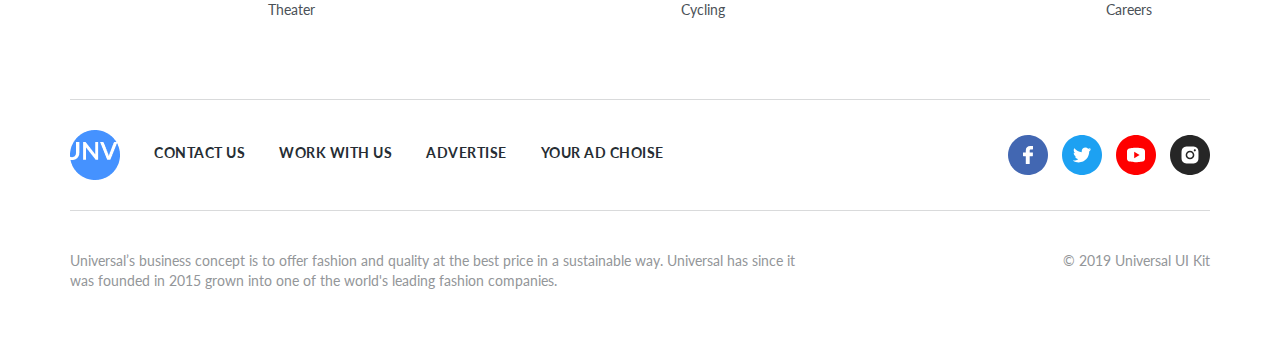
<file: travel_stories.html>
<!DOCTYPE html>
<html lang="en">

<head>
    <meta charset="UTF-8">
    <meta http-equiv="X-UA-Compatible" content="IE=edge">
    <meta name="viewport" content="width=device-width, initial-scale=1.0">
    <!-- Roboto Slab -->
    <link rel="preconnect" href="https://fonts.googleapis.com">
    <link rel="preconnect" href="https://fonts.gstatic.com" crossorigin>
    <link href="https://fonts.googleapis.com/css2?family=Roboto+Slab:wght@700&display=swap" rel="stylesheet">
    <!-- Lato -->
    <link rel="preconnect" href="https://fonts.googleapis.com">
    <link rel="preconnect" href="https://fonts.gstatic.com" crossorigin>
    <link href="https://fonts.googleapis.com/css2?family=Lato&family=Roboto+Slab:wght@700&display=swap"
        rel="stylesheet">
    <!-- Font Awesome -->
    <link rel="stylesheet" href="https://cdnjs.cloudflare.com/ajax/libs/font-awesome/5.15.4/css/all.min.css"
        integrity="sha512-1ycn6IcaQQ40/MKBW2W4Rhis/DbILU74C1vSrLJxCq57o941Ym01SwNsOMqvEBFlcgUa6xLiPY/NS5R+E6ztJQ=="
        crossorigin="anonymous" referrerpolicy="no-referrer" />
    <!-- Bootstrap -->
    <link rel="stylesheet" href="css/bootstrap.min.css">
    <!-- Custome Styles -->
    <link rel="stylesheet" href="css/style.css">
    <link rel="stylesheet" href="css/travel.css">
    <!-- MEDIA -->
    <link rel="stylesheet" href="css/media.css">
    
    <title>Five Travel Stories</title>
</head>

<body>

    <!-- HEADER -->
    <header class="header">
        <div class="container">
            <!-- header top -->
            <div class="header-top">
                <!-- navbar -->
                <nav class="navbar navbar-light bg-white ">
                    <div class="container">
                        <button class="navbar-toggler" type="button" data-bs-toggle="collapse"
                            data-bs-target="#navbarToggleExternalContent" aria-controls="navbarToggleExternalContent"
                            aria-expanded="false" aria-label="Toggle navigation">
                            <span class="navbar-toggler-icon"></span>
                            <h5 class="text-dark">Sections</h5>
                        </button>
                        <!-- search -->
                        <div class="search">
                            <a href="" class="light"><i class="fas fa-search"></i></a>
                            <button class="light">Search</button>
                        </div>
                        <!-- header right -->
                        <div class="header-right">
                            <!-- subscribe -->
                            <div class="subscr">
                                <img src="images/subscribe.jpg" alt="">
                                <a href="">
                                    <h6>Subscribe now</h6>
                                    <p class="light">3 month for $19</p>
                                </a>
                            </div>
                            <!-- sign in -->
                            <div class="sign">
                                <a href=""> <i class="fas fa-user"></i>Sign in</a>
                            </div>
                        </div>
                    </div>
                </nav>
            </div>

            <!-- header bottom -->
            <div class="header-btm">
                <div class="container">
                    <!-- statue img -->
                    <div class="statue">
                        <a href=""><img src="images/statue.png" alt=""></a>
                        <a href="">Boston and New York Bear Brunt</a>
                    </div>
                    <!-- header title -->
                    <div class="header-title">
                        <h1><a href=""> Universal</a></h1>
                    </div>
                    <!-- header right -->
                    <div class="header-right">
                        <p class="day">Monday, January 1, 2018</p>
                        <a href=""><i class="fas fa-sun"></i>- 23°C</a>
                    </div>
                </div>
            </div>
        </div>
    </header>

    <!-- MAIN -->
    <section class="main travel-main">
        <!-- main top -->
        <div class="main-top">
            <div class="container">
                <!-- nav -->
                <ul class="nav nav-pills nav-fill">
                    <li class="nav-item">
                        <a class="nav-link" href="#">News</a>
                    </li>
                    <li class="nav-item">
                        <a class="nav-link" href="#">Opinion</a>
                    </li>
                    <li class="nav-item">
                        <a class="nav-link" href="#">Science</a>
                    </li>
                    <li class="nav-item">
                        <a class="nav-link" href="#">Life</a>
                    </li>
                    <li class="nav-item">
                        <a class="nav-link" href="#">Travel</a>
                    </li>
                    <li class="nav-item">
                        <a class="nav-link" href="#">Moneys</a>
                    </li>
                    <li class="nav-item">
                        <a class="nav-link" href="#">Art & Design</a>
                    </li>
                    <li class="nav-item">
                        <a class="nav-link" href="#">Sports</a>
                    </li>
                    <li class="nav-item">
                        <a class="nav-link" href="#">People</a>
                    </li>
                    <li class="nav-item">
                        <a class="nav-link" href="#">Health</a>
                    </li>
                    <li class="nav-item">
                        <a class="nav-link" href="#">Education</a>
                    </li>
                </ul>
            </div>
        </div>
        <!-- main bottom -->
        <div class="main-bottom">
            <div class="small-container">
                <!-- main bottom links -->
                <div class="main-btm-links">
                    <!-- destination link -->
                    <div class="dest-link">
                        <a href="">Destinations</a>
                    </div>
                    <!-- links right -->
                    <div class="links-right">
                        <a href="index.html" target="_blank"><i class="fas fa-home"></i>Back to main</a>
                        <!-- buttons -->
                        <div class="btns">
                            <button class="prev">
                                <i class="fas fa-long-arrow-alt-left"></i>
                                Prev
                            </button>
                            <button class="next">Next
                                <i class="fas fa-long-arrow-alt-right"></i>
                            </button>
                        </div>
                    </div>
                </div>

                <!-- main content -->
                <div class="main-content">
                    <!-- main content info -->
                    <div class="main-content-info">
                        <h1 class="main-title"><a href=""> Five Travel Stories From 2017 to Help You Escape Into the
                                World</a></h1>
                        <p class="main-subt">From the coastlines of Europe to remote Kodiak Island, Alaska, here are
                            five of our favorite stories to help you explore the world</p>
                        <!-- info icons -->
                        <div class="info-icons">
                            <p class="light">
                                <i class="fas fa-clock"></i>
                                Aug 6, 10:23 pm
                            </p>
                            <p class="light">
                                <i class="fas fa-heart"></i> 830
                            </p>
                            <p class="light">
                                <i class="fas fa-comment-alt"></i> 19
                            </p>
                            <p class="shares">
                                <i class="fas fa-share"></i>
                                142 shares
                            </p>
                        </div>
                    </div>

                    <!-- mira -->
                    <div class="mira">
                        <a href=""><img src="images/mira.jpg" alt=""></a>
                        <h6><a href="" class="mira-title">Mira Anderson</a></h6>
                        <p>Traveler & Photographer</p>
                        <p class="article">82 articles</p>
                        <!-- mira icons -->
                        <div class="mira-icons">
                            <a href=""><i class="fab fa-facebook-f"></i></a>
                            <a href=""><i class="fab fa-twitter"></i></a>
                            <a href=""><i class="fab fa-instagram"></i></a>
                        </div>
                        <a href="" class="follow">Follow on Universal</a>
                    </div>
                </div>
            </div>
        </div>
    </section>

    <!-- travel story -->
    <section class="travel-story">
        <div class="small-container">
            <!-- story text -->
            <p class="story-txt letter">Many geographers are trained in toponymy and cartology, this is not their
                main preoccupation. Geographers study the space and the temporal database distribution of phenomena, processes, and features as well as the interaction of humans and their environment. Because space and place affect a variety of topics, such as economics, health, climate, plants and animals, geography is highly interdisciplinary. The interdisciplinary nature of the geographical approach depends on an attentiveness to the relationship between physical and human phenomena and its spatial patterns.</p>
            <!-- story title -->
            <h4 class="story-title">Integrated Geography</h4>
            <!-- story text -->
            <p class="story-txt">Geography as a discipline can be split broadly into two main subsidiary fields: human
                geography and physical geography. The former largely focuses on the built environment and how humans
                create, view, manage, and influence space. The latter examines the natural environment, and how
                organisms, climate, soil, water, and landforms produce and interact.</p>
            <!-- story text -->
            <p class="story-txt">GThe difference between these approaches led to a third field, environmental geography,
                which combines physical and human geography and concerns the interactions between the environment and
                humans.</p>
            <!-- story text -->
            <p class="story-txt">The accompanying text mentions seven outer regions beyond the encircling ocean. The
                descriptions of five of them have survived. In contrast to the Imago Mundi, an earlier Babylonian world
                map dating back to the 9th century BC depicted Babylon as being further north from the center of the
                world, though it is not certain what that center was supposed to represent.</p>
        </div>
        <!-- bootstrap carousel -->
        <div class="container">
            <div id="carouselExampleFade" class="carousel slide carousel-fade" data-bs-ride="carousel">
                <div class="carousel-inner">
                    <div class="carousel-item active">
                        <img src="images/carousel_1.jpg" class="d-block w-100 h-100" alt="...">
                    </div>
                    <div class="carousel-item">
                        <img src="images/carousel_2.jpg" class="d-block w-100 h-100" alt="...">
                    </div>
                    <div class="carousel-item">
                        <img src="images/carousel_3.jpg" class="d-block w-100 h-100" alt="...">
                    </div>
                </div>
                <button class="carousel-control-prev" type="button" data-bs-target="#carouselExampleFade"
                    data-bs-slide="prev">
                    <span class="carousel-control-prev-icon" aria-hidden="true"><i class="fa fa-angle-left"></i></span>
                    <span class="visually-hidden">Previous</span>
                </button>
                <button class="carousel-control-next" type="button" data-bs-target="#carouselExampleFade"
                    data-bs-slide="next">
                    <span class="carousel-control-next-icon" aria-hidden="true"><i class="fa fa-angle-right"></i></span>
                    <span class="visually-hidden">Next</span>
                </button>
            </div>
            <!-- carousel info -->
            <div class="carousel-info">
                <p>Geostatistics deal with quantitative data analysis, specifically the application of statistical
                    methodology</p>
                <!-- photographer -->
                <div class="photographer">
                    <a href=""> <img src="images/andrew.png" alt=""></a>
                    <div>
                        <a href="">Andrew Washington</a>
                        <p class="light">Photographer</p>
                    </div>
                </div>
            </div>
        </div>

        <div class="small-container">
            <!-- giraffe -->
            <div class="giraffe">
                <!-- story text -->
                <div>
                    <p class="story-txt">The oldest known world maps date back to ancient Babylon from the 9th century
                        BC. The best known Babylonian world map, however, is the Imago Mundi of 600 BC. The map as
                        reconstructed by Eckhard Unger shows Babylon on the Euphrates, surrounded by a circular landmass
                        showing Assyria, Urartu and several cities, in turn surrounded by a "bitter river" (Oceanus),
                        with seven islands arranged around it so as to form a seven-pointed star.</p>
                    <p class="story-txt">The accompanying text mentions seven outer regions beyond the encircling ocean.
                        The descriptions of five of them have survived. In contrast to the Imago Mundi, an earlier
                        Babylonian world map dating back to the 9th century BC depicted Babylon as being further north
                        from the center of the world, though it is not certain what that center was supposed to
                        represent.</p>
                    <p class="story-txt">The ideas of Anaximander: considered by later Greek writers to be the true
                        founder of geography, come to us through fragments quoted by his successors. Anaximander is
                        credited with the invention of the gnomon, the simple, yet efficient Greek instrument that
                        allowed the early measurement of latitude. Thales is also credited with the prediction of
                        eclipses. The foundations of geography can be traced to the ancient cultures, such as the
                        ancient, medieval, and early modern Chinese.</p>
                </div>
                <!-- giraffe img -->
                <div class="giraffe-img">
                    <h5 class="theme">Material on theme</h5>
                    <a href=""><img src="images/giraffe.jpg" alt=""></a>
                    <h6 class="theme-subt"><a href=""> Application of Postcolonial <br> Theory in the Middle East</a>
                    </h6>
                    <p>In the essays "Overstating the Arab State", by Nazih Ayubi, and "Is Jordan Palestine?", by
                        Raphael Israel, the authors deal with the psychologically fragmented postcolonial identity.</p>
                    <!-- info icons -->
                    <div class="info-icons">
                        <p class="light">
                            <i class="fas fa-eye"></i>
                            1,623
                        </p>
                        <p class="light">
                            <i class="fas fa-comment-alt"></i> 102
                        </p>
                    </div>
                </div>
            </div>
            <!-- travel quote -->
            <div class="travel-quote">
                <h2 class="quote-txt">Names of places... are not geography... know by heart a whole gazetteer full of
                    them would not,
                    in itself, constitute anyone a geographer. Geography has higher aims than this: it seeks to classify
                    phenomena.</h2>
                <!-- travel agent -->
                <div class="travel-agent">
                    <a href=""><img src="images/william.png" alt=""></a>
                    <a href="" class="author">William Peterson</a>
                    <p class="light">Travel Agent</p>
                </div>
            </div>

            <!-- story text -->
            <p class="story-txt">The Greeks, who were the first to explore geography as both art and science, achieved
                this through Cartography, Philosophy, and Literature, or through Mathematics. There is some debate about
                who was the first person to assert that the Earth is spherical in shape, with the credit going either to
                Parmenides or Pythagoras. Anaxagoras was able to demonstrate that the profile of the Earth was circular
                by explaining eclipses. However, he still believed that the Earth was a flat disk, as did many of his
                contemporaries.</p>
            <!-- story text -->
            <p class="story-txt">The first rigorous system of latitude and longitude lines is credited to Hipparchus. He
                employed a sexagesimal system that was derived from Babylonian mathematics.</p>

            <!-- story buttons -->
            <div class="story-btns">
                <button><a href="">Travel</a></button>
                <button><a href="">Destinations</a></button>
                <button><a href="">Nature</a></button>
                <button><a href="">World</a></button>
                <button><a href="">Alaska</a></button>
            </div>

            <!-- support -->
            <div class="support">
                <h3>Show your support</h3>
                <!-- icons wrapper -->
                <div class="icons-wrapper">
                    <!-- icon -->
                    <a href="" class="icon like">
                        <i class="fas fa-heart"></i>
                        Like it <span>42</span>
                    </a>
                    <!-- icon -->
                    <a href="" class="icon share">
                        <i class="fab fa-facebook-f"></i>
                        Share <span>80</span>
                    </a>
                    <!-- icon -->
                    <a href="" class="icon tweet">
                        <i class="fab fa-twitter"></i>
                        Tweet <span>33</span>
                    </a>
                    <!-- more -->
                    <div class="more">
                        <button><i class="fa fa-circle"></i>
                            <i class="fa fa-circle"></i>
                            <i class="fa fa-circle"></i>
                        </button>
                    </div>
                </div>
            </div>
        </div>
    </section>

    <!-- TRAVEL PHOTOS -->
    <section class="travel-photos">
        <div class="container">
            <div class="row">
                <div class="col-xl-3 col-lg-6 col-md-6 col-12">
                    <!-- travel item -->
                    <div class="travel-item w-100">
                        <a href=""><img src="images/food.jpg" alt=""></a>
                        <a href="" class="item-title">An Evangelist of Singaporean Food Has a New Pulpit</a>
                        <!-- info icons -->
                        <div class="info-icons">
                            <p class="light">
                                <i class="fas fa-eye"></i>
                                1,904
                            </p>
                            <p class="light">
                                <i class="fas fa-comment-alt"></i> 82
                            </p>
                        </div>
                    </div>
                </div>
                <div class="col-xl-3 col-lg-6 col-md-6 col-12">
                    <!-- travel item -->
                    <div class="travel-item w-100">
                        <a href=""><img src="images/missisipi.jpg" alt=""></a>
                        <a href="" class="item-title">At the Mouth of the Mississippi, a Weird and Fragile Beauty</a>
                        <!-- info icons -->
                        <div class="info-icons">
                            <p class="light">
                                <i class="fas fa-eye"></i>
                                2,873
                            </p>
                            <p class="light">
                                <i class="fas fa-comment-alt"></i> 982
                            </p>
                        </div>
                    </div>
                </div>
                <div class="col-xl-3 col-lg-6 col-md-6 col-12">
                    <!-- travel item -->
                    <div class="travel-item w-100">
                        <a href=""><img src="images/chattanooga.jpg" alt=""></a>
                        <a href="" class="item-title">Chattanooga Is Changing. But Its Charms Remain.</a>
                        <!-- info icons -->
                        <div class="info-icons">
                            <p class="light">
                                <i class="fas fa-eye"></i>
                                821
                            </p>
                            <p class="light">
                                <i class="fas fa-comment-alt"></i> 30
                            </p>
                        </div>
                    </div>
                </div>
                <div class="col-xl-3 col-lg-6 col-md-6 col-12">
                    <!-- travel item -->
                    <div class="travel-item w-100">
                        <a href=""><img src="images/car.jpg" alt=""></a>
                        <a href="" class="item-title w-100">How to Get by in a Country if You Don’t Know the
                            Language</a>
                        <!-- info icons -->
                        <div class="info-icons">
                            <p class="light">
                                <i class="fas fa-eye"></i>
                                5,030
                            </p>
                            <p class="light">
                                <i class="fas fa-comment-alt"></i> 495
                            </p>
                        </div>
                    </div>
                </div>
            </div>
        </div>
    </section>

    <!-- COMMENTS -->
    <section class="comments">
        <div class="com-container">
            <!-- comments top -->
            <div class="comments-top">
                <h2 class="comments-title">Comments <span>19</span></h2>
                <button class="com-btn">
                    <i class="fas fa-pen light"></i>
                    <p>Add comment</p>
                </button>
            </div>
            <!-- comment item -->
            <div class="comment-item">
                <div class="img"><img src="images/ryan.png" alt=""></div>
                <!-- comment item content -->
                <div class="comment-item-content">
                    <h4><a href="" class="name">Ryan Hall</a><span class="light">July 17, 6:38 pm</span> </h4>
                    <p class="comment-text">In the event, "in places like Iraq and Jordan, leaders of the new sovereign
                        states were brought in from the outside, tailored to suit colonial interests and commitments</p>
                    <!-- info icons -->
                    <div class="info-icons">
                        <p class="light">
                            <i class="fas fa-comment-alt"></i>
                            <span class="reply">Reply</span>
                        </p>
                        <p class="light">
                            <i class="fas fa-thumbs-up"></i>
                        </p>
                        <p class="light">
                            +10
                        </p>
                        <p class="light">
                            <i class="fas fa-thumbs-down"></i>
                        </p>
                    </div>
                </div>
            </div>
            <!-- comment item -->
            <div class="comment-item">
                <div class="img"> <img src="images/lora.png" alt=""></div>
                <!-- comment item content -->
                <div class="comment-item-content">
                    <h4><a href="" class="name">Lora Morrow</a><span class="light">July 17, 6:41 pm</span></h4>
                    <p class="comment-text">Likewise, most states in the Persian Gulf were handed over to those who
                        could protect and safeguard imperial interests in the post-withdrawal phase</p>
                    <!-- info icons -->
                    <div class="info-icons">
                        <p class="light">
                            <i class="fas fa-comment-alt"></i>
                            <span class="reply">Reply</span>
                        </p>
                        <p class="light">
                            <i class="fas fa-thumbs-up"></i>
                        </p>
                        <p class="light">
                            0
                        </p>
                        <p class="light">
                            <i class="fas fa-thumbs-down"></i>
                        </p>
                    </div>
                </div>
            </div>
            <!-- comment item -->
            <div class="comment-item">
                <div class="img"><img src="images/tara.png" alt=""></div>
                <!-- comment item content -->
                <div class="comment-item-content">
                    <h4><a href="" class="name">Tara Stark</a><span class="light">July 17, 6:53 pm</span> </h4>
                    <p class="comment-text">French Indochina was divided into five subdivisions: Tonkin, Annam,
                        Cochinchina, Cambodia and Laos. Cochinchina was the first territory under French Control. Saigon
                        was conquired in 1859. Then, in 1887, the Indochinese Union was established.</p>
                    <!-- info icons -->
                    <div class="info-icons">
                        <p class="light">
                            <i class="fas fa-comment-alt"></i>
                            <span class="reply">Reply</span>
                        </p>
                        <p class="light">
                            <i class="fas fa-thumbs-up"></i>
                        </p>
                        <p class="light">
                            -3
                        </p>
                        <p class="light">
                            <i class="fas fa-thumbs-down"></i>
                        </p>
                    </div>
                </div>
            </div>
            <!-- comment item -->
            <div class="comment-item">
                <div class="img"><img src="images/kris.png" alt=""></div>
                <!-- comment item content -->
                <div class="comment-item-content">
                    <h4><a href="" class="name">Kris Robertson</a><span class="light">July 17, 7:12 pm</span> </h4>
                    <p class="comment-text">Indian Marxist scholar Vivek Chibber has critiqued some foundational logics
                        of Postcolonial Theory in his book Postcolonial Theory and the Specter of Capital</p>
                    <!-- info icons -->
                    <div class="info-icons">
                        <p class="light">
                            <i class="fas fa-comment-alt"></i>
                            <span class="reply">Reply</span>
                        </p>
                        <p class="light">
                            <i class="fas fa-thumbs-up"></i>
                        </p>
                        <p class="light">
                            0
                        </p>
                        <p class="light">
                            <i class="fas fa-thumbs-down"></i>
                        </p>
                    </div>
                </div>
            </div>
            <!-- load -->
            <div class="load">
                <button>
                    <img src="images/load.svg" alt="" class="light">
                    <p>Load more</p>
                </button>
            </div>
        </div>
        <div class="small-container">
            <!-- submit comment -->
            <div class="submit-com">
                <!-- avatar -->
                <div class="img">
                    <img src="images/comment.png" alt="" class="w-100">
                </div>
                <!-- submit text -->
                <div class="submit-txt">
                    <h3 class="submit-title">What do you think?</h3>
                    <textarea name="" id="" cols="70" rows="6"></textarea>
                    <button class="gen-link">
                        Submit
                        <i class="fas fa-long-arrow-alt-right"></i>
                    </button>
                </div>
            </div>
        </div>
    </section>

    <!-- FOOTER -->
    <footer class="footer">
        <div class="container">
            <!-- subscribe -->
            <div class="subscribe">
                <h2 class="subscribe-title">Subscribe now and get 20% off</h2>
                <!-- subscribe input-->
                <div class="subscr-input">
                    <input type="email" placeholder="Enter your Email">
                    <a href="" class="gen-link">Subscribe</a>
                </div>
            </div>
            <!-- footer menu -->
            <div class="footer-menu">
                <!-- footer menu info -->
                <div class="footer-menu-info">
                    <p class="menu-title">News</p>
                    <!-- menu-links -->
                    <ul>
                        <li><a href="" class="menu-link">Nation</a></li>
                        <li><a href="" class="menu-link">World</a></li>
                        <li><a href="" class="menu-link">Politics</a></li>
                        <li><a href="" class="menu-link">Solar Eclipse</a></li>
                    </ul>
                </div>
                <!-- footer menu info -->
                <div class="footer-menu-info">
                    <p class="menu-title">Arts</p>
                    <!-- menu-links -->
                    <ul>
                        <li><a href="" class="menu-link">Art & Design</a></li>
                        <li><a href="" class="menu-link">Movies</a></li>
                        <li><a href="" class="menu-link">People</a></li>
                        <li><a href="" class="menu-link">Video: Arts</a></li>
                        <li><a href="" class="menu-link">Theater</a></li>
                    </ul>
                </div>
                <!-- footer menu info -->
                <div class="footer-menu-info">
                    <p class="menu-title">Travel</p>
                    <!-- menu-links -->
                    <ul>
                        <li><a href="" class="menu-link">Destinations</a></li>
                        <li><a href="" class="menu-link">Flights</a></li>
                        <li><a href="" class="menu-link">Business Travel</a></li>
                    </ul>
                </div>
                <!-- footer menu info -->
                <div class="footer-menu-info">
                    <p class="menu-title">Sports</p>
                    <!-- menu-links -->
                    <ul>
                        <li><a href="" class="menu-link">Olympics</a></li>
                        <li><a href="" class="menu-link">Motor Sports</a></li>
                        <li><a href="" class="menu-link">Volleyball</a></li>
                        <li><a href="" class="menu-link">MMA</a></li>
                        <li><a href="" class="menu-link">Cycling</a></li>
                    </ul>
                </div>
                <!-- footer menu info -->
                <div class="footer-menu-info">
                    <p class="menu-title">Tech</p>
                    <!-- menu-links -->
                    <ul>
                        <li><a href="" class="menu-link">Tech</a></li>
                        <li><a href="" class="menu-link">Tech Columnists</a></li>
                        <li><a href="" class="menu-link">Tech Reviews</a></li>
                        <li><a href="" class="menu-link">Talking Tech</a></li>
                    </ul>
                </div>
                <!-- footer menu info -->
                <div class="footer-menu-info">
                    <p class="menu-title">Moneys</p>
                    <!-- menu-links -->
                    <ul>
                        <li><a href="" class="menu-link">Market</a></li>
                        <li><a href="" class="menu-link">Business</a></li>
                        <li><a href="" class="menu-link">Personal Finance</a></li>
                        <li><a href="" class="menu-link">Retirement</a></li>
                        <li><a href="" class="menu-link">Careers</a></li>
                    </ul>
                </div>
            </div>
            <!-- contact -->
            <div class="contact">
                <!-- contact links -->
                <div class="contact-links">
                    <img src="images/logo.png" alt="">
                    <a href="" class="contact-links-title">Contact us</a>
                    <a href="" class="contact-links-title">Work with us</a>
                    <a href="" class="contact-links-title">Advertise</a>
                    <a href="" class="contact-links-title">Your Ad choise</a>
                </div>
                <!-- contact icons -->
                <div class="contact-icons">
                    <a href=""><img src="images/facebook.svg" alt=""></a>
                    <a href=""><img src="images/twitter.svg" alt=""></a>
                    <a href=""><img src="images/you_tube.svg" alt=""></a>
                    <a href=""><img src="images/insta.svg" alt=""></a>
                </div>
            </div>
            <!-- footer bottom -->
            <div class="footer-bottom">
                <p class="left">Universal’s business concept is to offer fashion and quality at the best price in a
                    sustainable way.
                    Universal has since it was founded in 2015 grown into one of the world's leading fashion companies.
                </p>
                <p>© 2019 Universal UI Kit</p>
            </div>
        </div>
    </footer>


    <script src="js/bootstrap.min.js"></script>
    <script src="js/script.js"></script>
</body>

</html>
</file>
<file: css/style.css>
*{
    margin: 0;
    padding: 0;
    list-style: none;
    box-sizing: border-box;
}

a{
    display: inline-block;
    text-decoration: none;
}

p,h1,h2,h3,h4,h5,h6,ul {
    margin: 0 !important;
    padding: 0 !important;  
}

body{
    font-family: 'Lato';
    font-size: 14px;
    font-weight: 400;
    line-height: 20px;
    color: #4B5157;
    background: #E5E5E5;
}

.container{
    max-width: 1170px;
    width: 100%;
    padding: 0 15px;
    margin: 0 auto;
}

.gen-link{
    color: #fff;
    font-size: 14px;
    padding: 10px 25px;
    background: #4592FF;
    border-radius: 20px;
    border: none;
    box-shadow: 0 10px 20px rgba(0,0,0,0.2);
}

.gen-link i{
    padding-left: 5px;
}

.topic-name{
    font-size: 12px;
    line-height: 15px;
    padding-bottom: 8px;
    letter-spacing: 0.5px;
    text-transform: uppercase;
}

.light{
    font-size: 12px;
    color: #939699;
    display: flex;
    align-items: center;
}

.light i{
    margin-right: 5px;
}

.info-icons{
    display: flex;
    justify-content: space-between;
    align-items: center;
}

.info-icons p{
    margin-right: 10px !important;
}

.card-gen{
    border-radius: 10px;
    margin: 0 30px 30px 0;
    box-shadow: inset 5px 5px 5px rgba(0,0,0,0.05),
    inset -5px -5px 5px rgba(255,255,255,0.05),
     5px 5px 5px rgba(0,0,0,0.05),
     -5px -5px 5px rgba(255,255,255,0.05);
    transition: 0.5s;
    
}

.card-gen:hover{
    transform: translateY(-15px);
    box-shadow: 0 10px 40px rgba(0,0,0,0.2);
    background: linear-gradient(45deg, #a0d1d8, #6E99AE);
}


/* HEADER */
.header{
    background: #fff;
}

.navbar{
    padding: 7px 0 0;
}

.navbar::before{
    content: '';
    position: absolute;
    height: 100%;
    width: 1px;
    background: #D9DADB;
    top: 0;
    left: 158px;
}

.navbar::after{
    content: '';
    position: absolute;
    width: 100%;
    height: 1px;
    bottom: 0;
    background: #d9dadb;
}

.navbar-light .navbar-toggler {
    border-color: rgba(0,0,0,0);
    display: flex;
    justify-content: space-between;
    align-items: center;
    padding:0 25px 0 0 !important;
}

.navbar-toggler:focus,
.navbar-toggler:active,
.navbar-toggler-icon:focus{
    outline: none !important;
    border: none !important;
    box-shadow: none;
}

.navbar-light .navbar-toggler h5{
    padding-left: 16px !important;
    font-weight: 700;
}

.search{
    display: flex;
    justify-content: space-between;
    align-items: center;
    position: absolute;
    left: 15%;
    color: #BCBFC2;
}

.search .light{
    background: none;
    border: none;
    padding-left: 12px;
}

.header-right{
    display: flex;
    justify-content: space-between;
    align-items: center;
    max-width: 310px;
    width: 100%;
}

.header-right .subscr{
    display: flex;
    align-items: center;
    margin-right: 50px;
}

.header-right .subscr a {
    color: #939699;
}

.header-right .subscr img{
    margin-right: 10px;
}

.header-right .subscr a h6{
    color: #000;
    font-weight: 700;
}

.header-right .subscr a p{
    font-size: 12px;
}

.header-right  i{
    color: #BCBFC2;
    font-size: 16px;
    padding-right: 10px;
}

.header-right .sign{
    display: flex;
}

.header-right  a{
    color: #4B5157;
}

/* header bottom */
.header-btm .container{
    display: flex;
    justify-content: space-between;
    align-items: center;
}

.header-btm .statue{
    display: flex;
    justify-content: space-between;
    align-items: center;
    padding-left: 50px;
}

.header-btm .statue a{
    margin-left: 10px !important;
    color: #4B5157;
}

.header-title h1 a{
    font-family: 'Roboto Slab';
    font-weight: 700;
    color: #000;
}


/* MAIN */
.main{
    background-color: #262D33;
    padding-bottom: 315px;
    position: relative;
    margin-bottom: 320px;
}

.main .nav{
    padding: 18px 0 0 !important;
}

.main .nav .nav-item:first-child .nav-link{
    padding-left: 0 !important;
} 

.main .nav .nav-item:last-child .nav-link{
    padding-right: 0 !important;
}

.main .container .nav-link{
    color: #fff;
    text-transform: uppercase;
}

.main-articles{
    display: flex;
    justify-content: space-between;
    flex-wrap: wrap;
    background: #30363D;
    margin-top: 30px;
    border-radius: 10px;
    padding: 25px 0 30px;
}

.main-articles .artcl{
    display: flex;
    justify-content: space-between;
    align-items: center;
    padding: 0 25px;
}

.main-articles .artcl-txt{
    color: #fff;
    font-size: 16px;
    font-family: 'Roboto Slab';
    padding-right: 15px;
    width: 154px;
}

/* TRIP */
.trip{
    position: absolute;
    top: 45%;
    right: 0;
    left: 0;
}

.trip .container{
    display: flex;
}

.trip .travel{
    padding: 55px 0px 100px 55px;
    color: #fff;
    border-radius: 10px 0 0 10px;
    max-width: 82%;
    width: 100%;
    position: relative;
    overflow: hidden;
    z-index: 1;
}

.trip .travel::after{
    content: '';
    position: absolute;
    left: 0;
    bottom: 0;
    z-index: -1;
}

.trip .travel::before{
    content: '';
    width: 100%;
    height: 100%;
    position: absolute;
    left: 0;
    top: 0%;
    -webkit-backface-visibility: hidden;
    -moz-backface-visibility: hidden;
    -ms-backface-visibility: hidden;
    backface-visibility: hidden;
    -webkit-transform: translateZ(0) scale(1.0, 1.0);
    -moz-transform: translateZ(0) scale(1.0, 1.0);
    -ms-transform: translateZ(0) scale(1.0, 1.0);
    -o-transform: translateZ(0) scale(1.0, 1.0);
    transform: translateZ(0) scale(1.0, 1.0);
    background-image: url(..//images/destinations.jpg);
    -webkit-background-size: cover;
    background-size: cover;
    animation: increase 60s linear 10ms infinite;
    -webkit-transition: all 0.2s ease-in-out;
    -moz-transition: all 0.2s ease-in-out;
    -ms-transition: all 0.2s ease-in-out;
    -o-transition: all 0.2s ease-in-out;
    transition: all 0.2s ease-in-out;
    z-index: -2;
}

@keyframes increase {
    0%{transform: scale(1);}
    100%{transform: scale(1.5);}
}

.trip .travel .benjamin{
    display: flex;
}

.trip .travel .benjamin img{
    margin-right: 10px;
}

.trip .travel span{
    opacity: 0.4;
}

.trip .travel a{
    color: #fff;
}

.trip .travel .destinations{
    margin-top: 145px;
}

.trip .travel .destinations{
    font-size: 12px;
}

.trip .travel .destinations a.dest-link{
    color: #0d6efd;
}

.trip .travel .destinations .trip-title{
    padding: 25px 0 40px !important;
    font-size: 40px;
    font-weight: 700;
    font-family: 'Roboyo Slab';
    line-height: 50px;
    max-width: 560px;
    width: 100%;
}

.trip .travel .destinations .trip-links{
    display: flex;
    align-items: center;
}

.trip .travel .destinations .trip-links .play{
    display: flex;
    align-items: center;
    margin-left: 30px;
}

.trip .travel .destinations .trip-links .play:hover{
    transform: scale(1.1);
}

.trip .travel .destinations .trip-links .play i{
    padding-right: 10px;
    font-size: 50px;
}

.trip .container .recommend{
    background: #fff;
    border-radius: 0 10px 10px 0;
}

.trip .container .recommend .recom-title{
    font-size: 14px;
    font-weight: 700;
    color: #262D33;
    text-transform: uppercase;
    letter-spacing: 0.5px;
    padding: 20px 25px !important;
}

.trip .recommend .for-u{
    display: flex;
    flex-direction: column;
    justify-content: center;
    padding: 19px 25px;
    border-top: 1px solid #D9DADB;
}

.trip .recommend .for-u-info{
    width: 200px;
    line-height: 20px;
    color: #4B5157;
}

/* TOPICS */
.topics .container{
    display: flex;
    justify-content: space-between;
}

.topics .container .left-top{
    display: flex;
}

.topics .container .left-top .car{
    max-width: 555px;
    width: 100%;
    background-color: #fff;
}

.topics .container .left-top .car-about {
    display: flex;
    padding: 35px 0 0 35px;
}

.topics .container .left-top .car:hover{
    background: #fff;
}

.topics .container .left-top .car-about-txt{
    max-width: 238px;
    width: 100%;
}

.topics .container .left-top .car-about-txt .car-title a{
    font-size: 25px;
    font-weight: 700;
    font-family: 'Roboto Slab';
    line-height: 30px;
    margin: 20px 0 25px !important;
    color: #262D33;
}

.topics .container .left-top .car .car-bottom{
    display: flex;
    justify-content: space-between;
    align-items: center;
    padding: 13px 35px;
    border-top: 1px solid #D9DADB;
}

.topics .container .left-top .car .car-bottom .jessica{
    display: flex;
    align-items: center;
}

.topics .container .left-top .car .car-bottom .jessica img{
    margin-right: 10px;
}

.topics .container .left-top .car .car-bottom .jessica p span{
    font-weight: 700;
}

.topics .container .left-top .popular{
    background: url(..//images/popular.jpg) no-repeat center /cover;
    padding: 18px 0 25px;
    color: #fff;
}

.topics .container .left-top .popular .green{
    font-size: 12px;
    width: 66px;
    text-align: center;
    background: #3DC47E;
    margin-left: 18px !important;
    border-radius: 3px;
}

.topics .container .left-top .popular-info{
    padding: 117px 35px 0 25px;
}

.topics .container .left-top .popular-info .pop-title{
    font-size: 16px;
    font-weight: 700;
    font-family: 'Roboto Slab';
    line-height: 25px;
    text-transform: uppercase;
    letter-spacing: 0.5px;
    width: 203px;
    padding: 10px 0 15px !important;
    color: #fff;
}

.topics .container .left-top .popular-info .sarah{
    display: flex;
    align-items: center;
}

.topics .container .left-top .popular-info .sarah img{
    width: 45px;
    height: 45px;
    margin-right: 10px;
}

.topics .container .left-btm{
    display: flex;
    justify-content: space-between;
}

.topics .container .left-btm .cat{
    max-width: 263px;
    width: 100%;
}

.topics .container .left-btm .cat img{
    border-radius: 10px 10px 0 0;
}

.topics .container .left-btm .cat-title a{
    padding: 15px 25px 30px !important;
    background: #fff;
    font-size: 16px;
    font-weight: 700;
    font-family: 'Roboto Slab';
    color: #262D33;
    line-height: 25px;
    border-radius: 0 0 10px 10px;
}

.topics .container .left-btm-cards{
    display: flex;
    flex-wrap: wrap;
}

.topic-card{
    max-width: 263px;
    width: 100%;
    height: 170px;
    padding: 25px 25px 30px;
    background: #fff;
}

.topic-card .card-title a{
    font-size: 16px;
    font-weight: 700;
    font-family: 'Roboto Slab';
    color: #262D33;
}

.topic-card p{
    margin: 5px 0 10px !important;
}

.topics .container .right{
    background: #6E99AE;
}

.topics .container .right{
    border-radius: 10px;
    margin-bottom: 30px;
}

.topics .container .right .columns .clmn-title{
    color: #fff;
    text-transform: uppercase;
    padding: 20px 25px !important;
    border-bottom: 1px solid #B4D1E0;
}

.topics .container .right .columns .quote{
    padding: 35px 25px 0;
}

.topics .container .right .columns .quote-title{
    font-size: 20px;
    font-weight: 700;
    font-family: 'Roboto Slab';
    line-height: 25px;
    width: 203px;
    color: #fff;
    background: url(..//images/quote.png) no-repeat top left;
    padding-top: 10px !important;
}

.topics .container .right .columns .quote-author{
    padding: 15px 0 40px;
    display: flex;
    align-items: center;
    color: #D1E2EB;
    border-bottom: 1px solid  #B4D1E0;
}

.topics .container .right .columns .quote .quote-author:last-child{
    border-bottom: none;
}

.topics .container .right .columns .quote-author img{
    margin-right: 10px;
}

.topics .container .right .columns .quote-author .profession{
    font-size: 12px;
}

.topics .container .right .columns a{
    color: #fff;
    padding: 20px  93px 0 !important;
    border-top: 1px solid #B4D1E0;
}


/* FLOWER */
.flower{
    margin: 30px 0 60px;
    padding: 50px 0 55px;
    background: url(..//images/flower.jpg) no-repeat center /cover;
    display: flex;
    justify-content: center;
    align-items: center;
    text-align: center;
    color: #fff;
}

.flower-title{
    font-size: 40px;
    font-weight: 700;
    font-family: 'Roboto Slab';
    line-height: 50px;
    max-width: 670px;
    width: 100%;
    padding-bottom: 16px !important;
}

/* NEWS */
.news .container{
    display: flex;
    justify-content: space-between;
    margin-bottom: 60px;
}

.news .container .news-marked{
    background: #fff;
    padding: 0 25px;
    border-radius: 10px;
}

.news .container .news-marked-card{
    display: flex;
    justify-content: space-between;
    padding: 25px 0;
    border-bottom: 1px solid  #D9DADB;
}

.news .container .news-marked-card:last-child{
    border-bottom: none;
}

.news-img{
    max-width: 330px;
}

.news-img img{
    width: 100%;
}

.news .container .news-marked-card .news-content{
    margin-left: 25px;
    max-width: 437px;
    width: 100%;
}

.news .container .news-marked-card .news-content .news-title a{
    font-size: 20px;
    font-weight: 700;
    font-family: 'Roboto Slab';
    line-height: 25px;
    padding: 15px 0 5px !important;
    color: #262D33;
}

.news .container .news-marked-card .news-content .info-icons{
    width: 155px;
    margin-top: 20px;
}

.news .container .news-recomnd{
    background: #fff;
    border-radius: 10px;
    height: 770px;
}

.news .container .news-recomnd-title{
    font-size: 14px;
    font-weight: 700;
    color: #262D33;
    text-transform: uppercase;
    padding: 20px 25px !important;
    border-bottom: 1px solid #D9DADB;
    text-align: center;
}

.news .container .news-recomnd .news-published{
    display: flex;
    align-items: center;
    padding: 17px 0;
    margin: 0 25px;
    border-bottom: 1px solid #D9DADB;
}

.news .container .news-recomnd .news-published:last-child{
    border-bottom: none;
}

.news .container .news-recomnd .news-published img{
    margin-right: 10px;
}

.news .container .news-recomnd .news-published-about{
    width: 143px;
}

.news .container .news-recomnd .news-published-about .published-link{
    color: #4B5157;
}

.news .container .news-recomnd .read{
    text-align: center;
    color: #4B5157;
    font-weight: 700;
    padding: 11px 98px !important;
    border-top: 1px solid  #D9DADB;
}


/* GALLERY */
.gallery{
    background: #262D33;
    padding: 60px 0 30px;
}

.gallery .container .row{
    display: flex;
    justify-content: space-between;
}


.gallery .container .hot{
    background: url(..//images/hot.jpg) no-repeat center /cover;
    padding: 25px 18px 45px;
}

.gallery .container .hot-subt{
    font-size: 12px;
    color: #fff;
    width: 45px;
    text-align: center;
    border-radius: 3px;
    background: #FF4F52;
}

.gallery .container .hot-content{
    max-width: 455px;
    width: 100%;
    margin: 0 auto;
    text-align: center;
}

.gallery .container .hot-content a{
    color: #fff;
}

.gallery .container .hot-content .gen-link i{
    padding-right: 10px;
}

.gallery .container .hot-content .sarah{
    display: flex;
    flex-direction: column;
}

.gallery .container .hot-content .sarah p{
    font-size: 12px;
    opacity: 0.4;
}

.gallery .container .hot-title{
    margin: 30px 0 45px !important;
    font-size: 40px;
    font-weight: 700;
    font-family: 'Roboto Slab';
    line-height: 50px;
}

.gallery .container .hot-content .indicators{
    width: 108px;
    margin: 105px auto 0;
    display: flex;
    justify-content: space-between;
}

.gallery .container .hot-content .indicators button{
    border: none;
    outline: none;
    background: none;
}

.gallery .container .hot-content .indicators button i{
    color: #D9DADB;
    font-size: 10px;
}

.gallery .container .careers .job-interview{
    display: flex;
    justify-content: space-between;
    padding: 20px 30px 0px 35px;
    background: #B4D1E0;
}

.gallery .container .careers .job-interview-info .job-link{
    font-size: 25px;
    font-weight: 700;
    font-family: 'Roboto Slab';
    color: #262D33;
    line-height: 30px;
}

.gallery .container .careers .job-interview-info p{
    margin: 15px 0 25px !important;
}

.gallery .container .careers-articles{
    display: flex;
}

.gallery .container .careers-articles .topic-card{
    height: 160px;
    padding: 20px 15px 0;
}

/* FOOTER */
.footer{
    background: #fff;
}

.footer .container .subscribe{
    padding: 60px 0 70px;
    text-align: center;
}

.footer .container .subscribe-title{
    font-size: 40px;
    font-weight: 700;
    font-family: 'Roboto Slab';
    color: #262D33;
    line-height: 50px;
    padding-bottom: 25px !important;
}

.footer .container .subscribe input{
    border: 1px solid #D9DADB;
    padding: 10px 15px;
    max-width: 313px;
    width: 100%;
    border-radius: 5px;
    margin-right: 10px;
    outline: none;
}

.footer .container .footer-menu{
    display: flex;
    justify-content: space-between;
    padding: 30px 0 64px;
    position: relative;
}

.footer .container .footer-menu::after{
    content: '';
    position: absolute;
    top: 0;
    right: 0;
    width: 100%;
    height: 5px;
    background: linear-gradient(to right, #FF4F52, #AC8EE3, #4592FF, #FFA34D,  #3DC47E, #6E99AE);
}

.footer .container .footer-menu-info .menu-title{
    color: #262D33;
    font-weight: 700;
    padding-bottom: 25px !important;
}

.footer .container .footer-menu-info .menu-link{
    color: #4B5157;
    padding-bottom: 15px !important;
}

.footer .container .footer-menu-info:hover .menu-title,
.footer .container .contact-links-title:hover,
.info-icons:hover .light i,
.gen-link,
.subscr a:nth-child(2){
    animation: heartBeat 1.5s infinite;
}

@keyframes heartBeat {
    from{
        transform: scale(1);
    }
    14%{
        transform: scale(1.2);
    }
    28%{
        transform: scale(1);
    }
    42%{
        transform: scale(1.2);
    }
    70%{
        transform: scale(1);
    }
}

.footer .container .contact{
    display: flex;
    justify-content: space-between;
    align-items: center;
    padding: 30px 0;
    border-top: 1px solid #D9DADB;
    border-bottom: 1px solid #D9DADB;
}

.footer .container .contact-links-title{
    color: #262D33;
    font-weight: 700;
    text-transform: uppercase;
    padding-left: 30px !important;
    letter-spacing: 0.5px;
}

.footer .container .contact-icons a img{
    margin-left: 10px;
    transition: 0.3s;
}

.footer .container .contact-icons img:hover{
    transform: scale(1.2);
    box-shadow: 5px 5px 4px rgba(97, 94, 94, 0.199);
    border-radius: 50%;
}

.footer .container .footer-bottom{
    display: flex;
    justify-content: space-between;
    padding: 40px 0 55px;
    color: #939699;
}

.footer .container .footer-bottom .left{
    max-width: 750px;
    width: 100%;
}
</file>
<file: css/media.css>
/* FIRST PAGE */
@media (max-width:1200px) {
    .container{
        max-width: 991px;
    }
    
    .search{
        left: 19%;
    }
    
    .search .light{
        padding-left: 0;
    }
    
    .main-articles{
        justify-content: space-evenly;
    }
    
    .main-articles .artcl{
        padding: 0 10px;
    }
    
    .topics .container .right{
        height: 700px;
    }
    
    .topics .container .left-top .car-about-txt .car-title a{
        margin: 10px 0 !important;
    }
    
    .topics .container .left-top {
        flex-wrap: wrap;
    }
    
    .topics .container .left-btm{
        flex-wrap: wrap;
    }
    
    .topics .container .right .columns .quote {
        padding: 10px 23px 0;
    }
    .topics .container .right .columns a {
        padding: 20px 83px 0 !important;
    }
    .gallery .container .careers .job-interview{
        margin-right: 0 !important;
        padding: 20px 0px 0px 23px;
    }
    
}

/* ******************** */
@media (max-width:1020px) {
    .container{
        max-width: 767px;
    }
    .search {
        left: 25%;
    }
    .header-btm .statue{
        flex-wrap: wrap;
    }
    .header-title h1 a{
        margin: 0 10px !important;
        font-size: 30px;
    }
    .main-articles .artcl{
        margin-bottom: 15px;
    }
    .gallery .container .hot-title{
        font-size: 28px;
        line-height: 37px;
        margin: 20px 0 !important;
    }
    .gallery .container .hot-content .indicators{
        margin: 50px auto 0;
    }
    .gen-link{
        padding: 5px 20px;
    }
    .contact-icons{
        display: flex;
    }
    .contact-links{
        display: flex;
    }
    .footer .container .footer-bottom .left {
        margin-right: 20px !important;
    }
}

/* *************** */
@media (max-width:800px) {
    .container{
        max-width: 576px;
    }
    body{
        font-size: 12px;
        line-height: 15px;
    }
    .header-btm .container{
        flex-wrap: wrap;
    }
    .navbar::before{
        left: 155px;
    }
    .navbar-light .navbar-toggler h5 {
        padding-left: 10px !important;
    }
    .search {
        left: 30%;
    }
    .header-right .subscr a h6{
        font-size: 13px;
    }
    .main-articles{
        padding: 25px 0 8px;
    }
    .trip{
        top: 60%;
    }
    .trip .container .recommend .recom-title{
        font-size: 13px;
    }
    .trip .recommend .for-u{
        padding: 15px;
    }
    .trip .travel{
        padding: 20px;
    }
    .trip .travel .destinations .trip-title{
        padding: 25px 0 !important;
        font-size: 30px;
        line-height: 35px;
    }
    .trip .travel .destinations .trip-links {
        flex-wrap: wrap;
    }
    .trip .travel .destinations .trip-links .play{
        margin-left: 0;
        margin-top: 20px;
    }
    .trip .travel .destinations .trip-links .play i{
        font-size: 40px;
    }
    .topics .container .left-top .car-about {
        padding: 20px 0 0 20px;
        flex-wrap: wrap;
    }
    .topics .container .left-top .car .car-bottom{
        padding: 13px 10px;
    }
    .topics .container .right {
        height: 566px;
    }
    .topics .container .right .columns .quote {
        padding: 10px 10px 0;
    }
    .topics .container .right .columns .clmn-title {
        padding: 13px 15px !important;
    }
    .topics .container .right .columns .quote-title {
        font-size: 16px;
        line-height: 24px;
    }
    .topics .container .right .columns .quote-author{
        padding: 10px 0 15px;
    }
    .card-gen{
        margin: 0 8px 30px 0;
    }
    .topics .container .left-btm .cat-title a{
        padding: 10px 20px !important;
        font-size: 14px;
    }
    .topic-card{
        height: 130px;
        padding: 20px 17px 0px
    }
    .flower{
        margin: 30px 0 40px;
    }
    .flower-title{
        font-size: 29px;
        line-height: 40px;
    }
    .news .container{
        flex-wrap: wrap;
    }
    .news .container .news-marked{
        padding: 0 17px;
        margin-bottom: 15px;
    }
    .news .container .news-marked-card{
        flex-wrap: wrap;
    }
    .news-img{
        margin-bottom: 10px;
    }
    .news .container .news-marked-card .news-content{
        margin: 0 0 5px 0;
    }
    .news .container .news-marked-card .news-content .news-title a{
        font-size: 16px;
        padding: 0 0 5px 0 !important;
    }
    .footer .container .subscribe {
        padding: 30px 0;
    }
    .footer .container .subscribe-title{
        font-size: 32px;
        line-height: 30px;
    }
    .footer .container .footer-menu{
        padding: 30px 0 35px;
    }
    .footer .container .footer-menu-info .menu-title{
        padding-bottom: 16px !important;
    }
    .footer .container .contact{
        flex-wrap: wrap;
        padding: 20px 0;
    }
    .contact-links{
        align-items: center;
        margin-bottom: 15px;
    }
    .footer .container .footer-bottom{
        padding: 30px 0;
    }
}


/* ***************** */
@media (max-width:576px) {
    .search {
        left: 66%;
        margin-bottom: 20px;
    }
    .navbar::before{
        left: 50%;
    }
    .main{
        margin-bottom: 720px;
    }
    .trip {
        top: 64%;
    }
    .trip .container{
        flex-wrap: wrap;
        justify-content: center;
    }
    .trip .travel{
        border-radius: 10px;
        margin-bottom: 15px;
    }
    .topics .container{
        flex-wrap: wrap;
        justify-content: center;
    }
    .gallery .container .careers .job-interview-info .job-link{
        font-size: 18px;
        line-height: 24px;
    }
    .flower-title {
        font-size: 23px;
        line-height: 34px;
    }
    .topics .container .left-top,
    .topics .container .left-btm,
    .topics .container .left-btm-cards{
        justify-content: center;
    }
    
    .footer .container .subscribe-title{
        font-size: 24px;
    }
    .footer .container .subscribe input{
        margin-bottom: 10px;
    }
    .footer .container .footer-menu{
        flex-wrap: wrap;
    }
    .footer .container .footer-menu-info{
        margin-right: 15px;
    }
}


/* SECOND PAGE */
@media (max-width:1020px) {
    .container{
        max-width: 767px;
    }
    .main-top{
        padding: 0;
    }
    .main-content-info .main-title a{
        font-size: 42px;
        line-height: 60px;
    }
    .main-bottom{
        padding: 56px 0 40px;
    }
    .main-content-info .main-subt{
        margin: 30px 0 35px !important;
    }
    .travel-story .small-container .story-txt {
        font-size: 16px;
        line-height: 27px;
        margin: 20px 0 !important;
    }
    .travel-story .small-container .travel-quote .quote-txt{
        font-size: 20px;
    }
    .travel-story {
        padding: 40px 0 40px;
    }
    .travel-photos{
        padding: 40px 50px;
    }
    .travel-item{
        margin: 15px 0;
    }
    .travel-story .container .carousel-item {
        height: 370px;
    }
    .travel-photos .container .travel-item .item-title{
        font-size: 15px;
        margin: 10px 0 !important;
    }
    .comments {
        padding: 50px 0 30px;
    }
}

/* *************** */
@media (max-width:800px) {
    .container{
        max-width: 576px;
    }
    .small-container{
        max-width: 576px;
        padding: 0 15px;
    }
    .main-bottom {
        padding: 56px 20px 40px;
    }
    .main-content .mira{
        height: 316px;
        bottom: -72%;
    }
    .main-content .mira img {
        margin: 23px 0 15px;
    }
    .main-content .mira-icons {
        margin: 15px 0 15px;
    }
    .main-content-info{
        margin: 20px 0 60px;
    }
    .main-content-info .main-title a {
        font-size: 40px;
        line-height: 50px;
    }
    .travel-story {
        padding: 260px 0 40px;
    }
    .travel-story .container .carousel-info{
        padding: 15px 12px;
    }
    .travel-story .container .carousel-info::after{
        right: 30%;
    }
    .travel-story .small-container .giraffe{
        flex-wrap: wrap;
    }
    .travel-story .small-container .giraffe-img{
        margin-top: 20px;
    }
    .travel-story .small-container .giraffe-img img {
        margin: 10px 0 10px;
    }
    .travel-story .small-container .giraffe-img .theme-subt a{
        margin-bottom: 10px;
    }
    .travel-story .small-container .travel-quote{
        margin-top: 0;
    }
    .comments {
        padding: 25px 0 30px;
    }
    .comments-title{
        font-size: 30px;
    }
    .comments .com-container .comment-item-content .comment-text {
        font-size: 16px;
        line-height: 23px;
        margin: 10px 0 10px !important;
    }
    .comments .small-container .submit-com{
        flex-wrap: wrap;
    }
    .travel-main{
        margin-bottom: 0 !important;
    }
    .travel-photos{
        padding: 0;
    }
}

/* ************** */
@media (max-width:576px) {
    .main-content-info .main-title a {
        font-size: 33px;
        line-height: 42px;
    }
    .travel-story .container .carousel-info::after {
        right: 39%;
    }
    .comments .small-container .submit-com .submit-txt textarea{
        width: 300px;
    }
    .travel-story .small-container .story-btns button{
        margin: 0 10px 14px 0;
    }
}
</file>
<file: css/travel.css>
body{
    background: #fff;
}

.small-container{
    max-width: 945px;
    width: 100%;
    margin: 0 auto;
}

/* MAIN */
.main{
    background: none;
    padding: 0;
    margin: 0;
}

.main-top{
    background: #262D33;
    padding: 18px 0;
}

.main-bottom{
    background: url(..//images/motocycle.jpg) no-repeat center /cover;
    padding: 63px 0 60px;
}

.main-bottom .small-container{
    position: relative;
}

.main-bottom .main-btm-links{
    display: flex;
    justify-content: space-between;
    align-items: center;
}

.main-bottom .main-btm-links .links-right{
    display: flex;
    align-items: center;
}

.main-bottom .main-btm-links .links-right a{
    color: #fff;
    margin-right: 30px !important;
}

.main-bottom .main-btm-links .links-right a i{
    padding-right: 6px;
}

.main-bottom .main-btm-links .links-right .btns button{
    background: none;
    border: none;
    outline: none;
    color: #fff;
    margin-right: 20px;
}

.main-bottom .main-btm-links .links-right .btns button i{
    padding: 5px;
}

.main-content{
    display: flex;
    justify-content: space-between;
}

.main-content-info{
    margin: 52px 0 60px;
}

.main-content-info .main-title a{
    font-size: 55px;
    font-weight: 700;
    font-family: 'Roboto Slab';
    line-height: 70px;
    color: #fff;
    max-width: 700px;
    width: 100%;
}

.main-content-info .main-subt{
    font-size: 18px;
    color: #fff;
    opacity: 0.85;
    max-width: 556px;
    width: 100%;
    margin: 30px 0 60px !important;
}

.main-content-info .info-icons{
    max-width: 395px;
    width: 100%;
}

.main-content-info .info-icons .shares{
    padding: 10px 25px 10px 20px !important;
    border: 1px solid #fff;
    border-radius: 20px;
    color: #fff;
}

.main-content-info .info-icons .shares i{
    padding-right: 10px;
}

.main-content .mira{
    max-width: 263px;
    width: 100%;
    height: 370px;
    display: flex;
    flex-direction: column;
    align-items: center;
    background: #fff;
    border-radius: 10px;
    position: absolute;
    right: 0;
    bottom: -60%;
    border: 1px solid #D9DADB;
}

.main-content .mira::after{
    content: '';
    position: absolute;
    right: 0;
    bottom: 40px;
    height: 1px;
    width: 100%;
    background: #D9DADB;
}

.main-content .mira img{
    margin: 35px 0 15px;
}

.main-content .mira-title{
    font-size: 20px;
    font-weight: 700;
    font-family: 'Roboto Slab';
    color: #262D33;
    margin-bottom: 5px !important;
}

.main-content .mira .article{
    color: #262D33;
    font-weight: 700;
    margin-top: 15px !important;
}

.main-content .mira-icons{
    margin: 25px 0 35px;
}

.main-content .mira-icons{
    display: flex;
}

.main-content .mira-icons a{
    width: 40px;
    height: 40px;
    display: flex;
    justify-content: center;
    align-items: center;
    border: 1px solid #D9DADB;
    border-radius: 50%;
    color: #BCBFC2;
    margin: 0 5px !important;
}

.main-content .mira .follow{
    color: #262D33;
    font-weight: 700;
    padding: 13px 0px !important;
}

/* TRAVEL STORY */
.travel-story{
    padding: 40px 0 90px;
}

.travel-story .small-container .story-txt{
    font-size: 18px;
    line-height: 30px;
    margin: 30px 0 !important;
    max-width: 623px;
    width: 100%;
}

.travel-story .small-container .letter:first-letter{
    float: left;
    font-size: 100px;
    font-weight: 700;
    line-height: 75px;
    color: #4592FF;
    padding-top: 7px;
}

.travel-story .small-container .story-title{
    font-size: 25px;
    font-weight: 700;
    font-family: 'Roboto Slab';
    color: #262D33;
    line-height: 30px;
}

.travel-story .container .carousel-inner{
    border-radius: 10px 10px 0 0 !important;
}

.travel-story .container .carousel-info{
    border: 1px solid #D9DADB;
    border-radius: 0 0 10px 10px;
}

.travel-story .container .carousel-item{
    height: 555px;
}

.travel-story .container .carousel-item img{
    object-fit: cover;
}

.travel-story .container .carousel-control-prev-icon,
.travel-story .container .carousel-control-next-icon{
    font-size: 35px;
    width: 60px;
    height: 60px;
    background: #fff;
    opacity: 0.4;
    border-radius: 50%;
    color: #414c55;
    display: flex;
    justify-content: center;
    align-items: center;
}

.travel-story .container .carousel-info{
    display: flex;
    justify-content: space-between;
    align-items: center;
    padding: 25px 35px;
    position: relative;
}

.travel-story .container .carousel-info::after{
    content: '';
    position: absolute;
    top: 0;
    right: 20%;
    width: 1px;
    height: 100%;
    background: #D9DADB;
}

.travel-story .container .carousel-info .photographer{
    display: flex;
    align-items: center;
}

.travel-story .container .carousel-info .photographer img{
    margin-right: 10px;
}

.travel-story .container .carousel-info .photographer a{
    color: #414c55;
}

.travel-story .small-container .giraffe{
    display: flex;
    justify-content: space-between;
    align-items: flex-end;
}

.travel-story .small-container .giraffe .story-txt:last-child{
    margin-bottom: 0 !important;
}

.travel-story .small-container .giraffe-img{
    max-width: 265px;
    width: 100%;
}

.travel-story .small-container .giraffe-img .theme{
    font-size: 20px;
    font-weight: 700;
    font-family: 'Roboto Slab';
    color: #262D33;
}

.travel-story .small-container .giraffe-img img{
    margin: 20px 0 15px;
}

.travel-story .small-container .giraffe-img .theme-subt a{
    font-size: 16px;
    font-weight: 700;
    font-family: 'Roboto Slab';
    color: #262D33;
    line-height: 25px;
}

.travel-story .small-container .giraffe-img .info-icons{
    width: 110px;
    margin: 25px 0 35px;
}

.travel-story .small-container .travel-quote{
    display: flex;
    margin-top: 65px;
}

.travel-story .small-container .travel-quote .quote-txt{
    font-size: 25px;
    font-weight: 700;
    font-family: 'Roboto Slab';
    color: #262D33;
    line-height: 30px;
    max-width: 460px;
    width: 100%;
    margin-right: 30px !important;
}

.travel-story .small-container .travel-quote .author{
    font-size: 18px;
    line-height: 30px;
    color: #4B5157;
    margin-top: 10px !important;
    display: block;
}

.travel-story .small-container .story-btns button{
    background: #fff;
    outline: none;
    border: 1px solid #D9DADB;
    border-radius: 5px;
    padding: 5px 14px;
    margin: 0 10px 60px 0;
}

.travel-story .small-container .story-btns button a{
    color: #262D33;
    font-weight: 600;
}

.travel-story .small-container .support{
    padding-top: 30px;
    border-top: 1px solid #D9DADB;
    max-width: 650px;
    width: 100%;
} 

.travel-story .small-container .support h3{
    font-size: 25px;
    font-weight: 700;
    font-family: 'Roboto Slab';
    color: #262D33;
}

.travel-story .small-container .support .icons-wrapper{
    display: flex;
    align-items: center;
    margin-top: 25px;
}

.travel-story .small-container .support .icons-wrapper a:hover{
    box-shadow: 5px 5px 4px rgba(97, 94, 94, 0.199);
}

.travel-story .small-container .support .icons-wrapper .icon{
    padding: 6px 25px !important;
    color: #fff;
    border-radius: 20px;
    margin-right: 10px !important;
}

.travel-story .small-container .support .icons-wrapper .icon i{
    padding-right: 10px;
}

.travel-story .small-container .support .icons-wrapper .like{
    background: #FF4F52;
}

.travel-story .small-container .support .icons-wrapper .like span{
    color: #FFC4C9;
    padding-left: 7px;
}

.travel-story .small-container .support .icons-wrapper .share{
    background: #4267B2;
}

.travel-story .small-container .support .icons-wrapper .share span{
    color:  #BBC6FF;
    padding-left: 7px;
}

.travel-story .small-container .support .icons-wrapper .tweet{
    background: #1DA1F2;
}

.travel-story .small-container .support .icons-wrapper .tweet span{
    color:  #C5E4FC;
    padding-left: 7px;
}

.travel-story .small-container .support .icons-wrapper .more button{
    background: none;
    outline: none;
    border: 1px solid #D9DADB;
    border-radius: 50%;
    width: 40px;
    height: 40px;
    display: flex;
    justify-content: center;
    align-items: center;
}

.travel-story .small-container .support .icons-wrapper .more button i{
    font-size: 5px;
    color: #D9DADB;
    margin: 2px;
}

/* TRAVEL PHOTOS */
.travel-photos{
    background:  #F5F5F5;
    padding: 60px 0 90px;
}

.travel-photos .container{
    display: flex;
    justify-content: space-between;
}

.travel-photos .container .travel-item .item-title{
    font-size: 16px;
    font-weight: 700;
    font-family: 'Roboto Slab';
    color: #262D33;
    max-width: 263px;
    margin: 15px 0 !important;
}

.travel-photos .container .travel-item .info-icons{
    max-width: 100px;
    width: 100%;
}

/* COMMENTS */
.comments{
    padding: 90px 0 30px;
}

.comments .com-container{
    max-width: 780px;
    width: 100%;
    padding: 0 15px;
    margin: 0 auto;
}

.comments-top{
    display: flex;
    justify-content: space-between;
    align-items: center;
    padding-bottom: 30px;
}

.comments-title{
    font-size: 40px;
    font-weight: 700;
    font-family: 'Roboto Slab';
    color: #262D33;
}

.comments-title span{
    color: #939699;
}

.comments-top .com-btn{
    display: flex;
    align-items: center;
    background: none;
    outline: none;
    border: 1px solid #D9DADB;
    border-radius: 20px;
    padding: 10px 20px;
}

.comments-top .com-btn p{
    color: #262D33;
    font-weight: 700;
    padding-left: 10px !important;
}

.comments .com-container .comment-item{
    display: flex;
    padding: 20px 0 30px;
    border-top: 1px solid #262D33;
}

.comments .com-container .comment-item:nth-child(3){
    padding-left: 13%;
}

.comments .com-container .comment-item-content{
    max-width: 600px;
    width: 100%;
    padding: 0 15px;
    margin-left: 15px;
}

.comments .com-container .comment-item-content h4{
    display: flex;
}

.comments .com-container .comment-item-content .name{
    font-size: 16px;
    font-weight: 700;
    font-family: 'Roboto Slab';
    color: #262D33;
    margin-right: 10px !important;
}

.comments .com-container .comment-item-content .comment-text{
    font-size: 18px;
    line-height: 30px;
    margin: 10px 0 15px !important;
}

.comments .com-container .comment-item-content .info-icons{
    max-width: 145px;
}

.comments .com-container .comment-item-content .info-icons i{
    margin-right: 0;
}

.comments .com-container .comment-item-content .info-icons .reply{
    font-size: 12px;
    font-weight: 700;
    color: #262D33;
    padding-left: 5px;
}

.comments .com-container .load{
    display: flex;
    justify-content: center;
    align-items: center;
    padding: 15px 0;
    border: 1px solid #D9DADB;
    border-radius: 25px;
    margin-bottom: 30px;
}

.comments .com-container .load button{
    display: flex;
    align-items: center;
    background: none;
    border: none;
}

.comments .com-container .load button img{
    margin-right: 7px;
}

.comments .small-container{
    padding: 30px 0;
    margin-top: 40px;
}

.comments .small-container .submit-com{
    display: flex;
    align-items: center;
    background: #F5F5F5;
    border-radius: 10px;
    max-width: 750px;
    width: 100%;
    padding: 30px 40px 35px 30px;
}

.comments .small-container .submit-com .submit-title{
    font-size: 20px;
    font-weight: 700;
    font-family: 'Roboto Slab';
    color: #262D33;
}

.comments .small-container .submit-com .submit-txt{
    margin-left: 10px;
}

.comments .small-container .submit-com .submit-txt button{
    display: block;
}

.comments .small-container .submit-com .submit-txt textarea{
    resize: none;
    padding: 15px;
    border: 1px solid #D9DADB;
    outline: none;
    margin: 15px 0;
}
</file>
